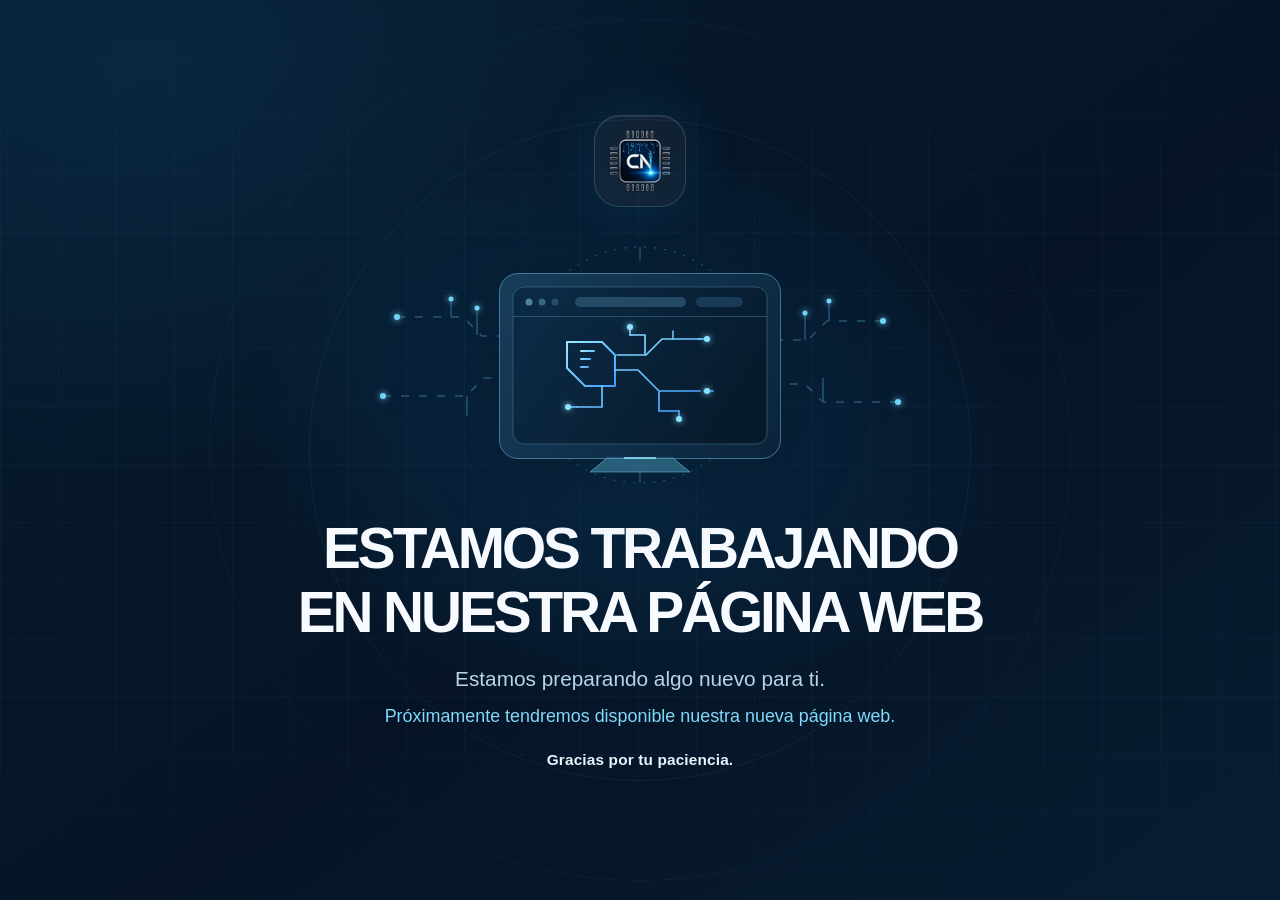
<file: index.html>
<!doctype html>
<html lang="es-CR">
<head>
  <meta charset="utf-8">
  <meta name="viewport" content="width=device-width, initial-scale=1">
  <meta name="theme-color" content="#06182a">
  <meta name="description" content="Estamos trabajando en nuestra nueva página web. Gracias por tu paciencia.">
  <meta property="og:type" content="website">
  <meta property="og:locale" content="es_CR">
  <meta property="og:title" content="Nanotrónica | Estamos trabajando en nuestra página web">
  <meta property="og:description" content="Estamos preparando algo nuevo para ti. Próximamente tendremos disponible nuestra nueva página web.">
  <link rel="icon" href="assets/nanotronica-logo.webp" type="image/webp">
  <title>Nanotrónica | Estamos trabajando en nuestra página web</title>
  <link rel="preload" href="assets/nanotronica-logo.webp" as="image" type="image/webp">
  <link rel="stylesheet" href="maintenance.css">
</head>
<body>
  <main class="page">
    <div class="content">
      <div class="brand">
        <img src="assets/nanotronica-logo.webp" alt="Logotipo de Nanotrónica" width="768" height="768" fetchpriority="high">
      </div>

      <div class="artwork">
        <svg viewBox="0 0 560 250" fill="none" xmlns="http://www.w3.org/2000/svg" aria-hidden="true">
          <defs>
            <linearGradient id="panel" x1="140" y1="30" x2="430" y2="226" gradientUnits="userSpaceOnUse">
              <stop stop-color="#173d5b"/>
              <stop offset="1" stop-color="#0b2339"/>
            </linearGradient>
            <linearGradient id="screen" x1="190" y1="80" x2="370" y2="198" gradientUnits="userSpaceOnUse">
              <stop stop-color="#0b2942"/>
              <stop offset="1" stop-color="#071a2c"/>
            </linearGradient>
            <linearGradient id="glow" x1="0" y1="0" x2="1" y2="1">
              <stop stop-color="#9beaff"/>
              <stop offset="1" stop-color="#3b9eff"/>
            </linearGradient>
            <filter id="soft-glow" x="-100%" y="-100%" width="300%" height="300%">
              <feGaussianBlur stdDeviation="3" result="blur"/>
              <feMerge><feMergeNode in="blur"/><feMergeNode in="SourceGraphic"/></feMerge>
            </filter>
          </defs>

          <g opacity=".65" stroke="#36759a" stroke-width="1.5">
            <path class="trace" d="M37 78h66l19 19h35"/>
            <path class="trace" d="M23 157h83l18-18h33"/>
            <path class="trace" d="M523 82h-56l-19 19h-35"/>
            <path class="trace" d="M538 163h-75l-18-18h-32"/>
            <path d="M91 78v-18M117 96v-27M469 82V62M445 101V74M107 157v20M463 163v-24"/>
          </g>
          <g fill="#71d5fa" filter="url(#soft-glow)">
            <circle class="pulse" cx="37" cy="78" r="3"/>
            <circle class="pulse pulse-delay" cx="23" cy="157" r="3"/>
            <circle class="pulse pulse-delay" cx="523" cy="82" r="3"/>
            <circle class="pulse" cx="538" cy="163" r="3"/>
            <circle cx="91" cy="60" r="2.5"/>
            <circle cx="117" cy="69" r="2.5"/>
            <circle cx="469" cy="62" r="2.5"/>
            <circle cx="445" cy="74" r="2.5"/>
          </g>

          <g class="orbit" opacity=".8" stroke="#2f789f" stroke-width="1">
            <circle cx="280" cy="126" r="118" stroke-dasharray="2 8"/>
            <path d="M280 8v14M398 126h-14M280 244v-14M162 126h14"/>
          </g>

          <rect x="139.5" y="34.5" width="281" height="185" rx="18.5" fill="url(#panel)" stroke="#6cb9dd" stroke-opacity=".55"/>
          <rect x="153" y="48" width="254" height="157" rx="11" fill="url(#screen)" stroke="#4f89ac" stroke-opacity=".45"/>
          <path d="M153.5 77.5h253" stroke="#5b94b5" stroke-opacity=".4"/>
          <circle cx="169" cy="63" r="3.5" fill="#6ba6c5" fill-opacity=".72"/>
          <circle cx="182" cy="63" r="3.5" fill="#6ba6c5" fill-opacity=".48"/>
          <circle cx="195" cy="63" r="3.5" fill="#6ba6c5" fill-opacity=".3"/>
          <rect x="215" y="58" width="111" height="10" rx="5" fill="#244a65"/>
          <rect x="336" y="58" width="47" height="10" rx="5" fill="#193b56"/>

          <g stroke="url(#glow)" stroke-linecap="round" stroke-linejoin="round">
            <path d="M207 103h35l13 13v31h-30l-18-18v-26Z" stroke-width="2"/>
            <path d="M257 116h29l16-16h39M255 131h23l21 21h41M242 147v21h-25M285 116V96h-15M299 152v20h20" stroke-width="1.7"/>
            <path d="M221 112h13M221 120h9M221 128h7" stroke-width="2"/>
            <path d="M313 100v-8M338 100h9M344 152h9M217 168h-9M270 96v-8M319 172v8" stroke-width="1.5"/>
          </g>
          <g fill="#8be4ff" filter="url(#soft-glow)">
            <circle cx="347" cy="100" r="3"/>
            <circle cx="347" cy="152" r="3"/>
            <circle cx="208" cy="168" r="3"/>
            <circle cx="270" cy="88" r="3"/>
            <circle cx="319" cy="180" r="3"/>
          </g>
          <path d="M247 219h66l17 14H230l17-14Z" fill="#367392" fill-opacity=".75" stroke="#73c5e7" stroke-opacity=".5"/>
          <path d="M264 219h32" stroke="#9beaff" stroke-opacity=".75" stroke-width="2"/>
        </svg>
      </div>

      <h1>ESTAMOS TRABAJANDO EN NUESTRA PÁGINA WEB</h1>
      <p class="lead">Estamos preparando algo nuevo para ti.</p>
      <p class="launch">Próximamente tendremos disponible nuestra nueva página web.</p>
      <p class="thanks">Gracias por tu paciencia.</p>
    </div>
  </main>
</body>
</html>
</file>
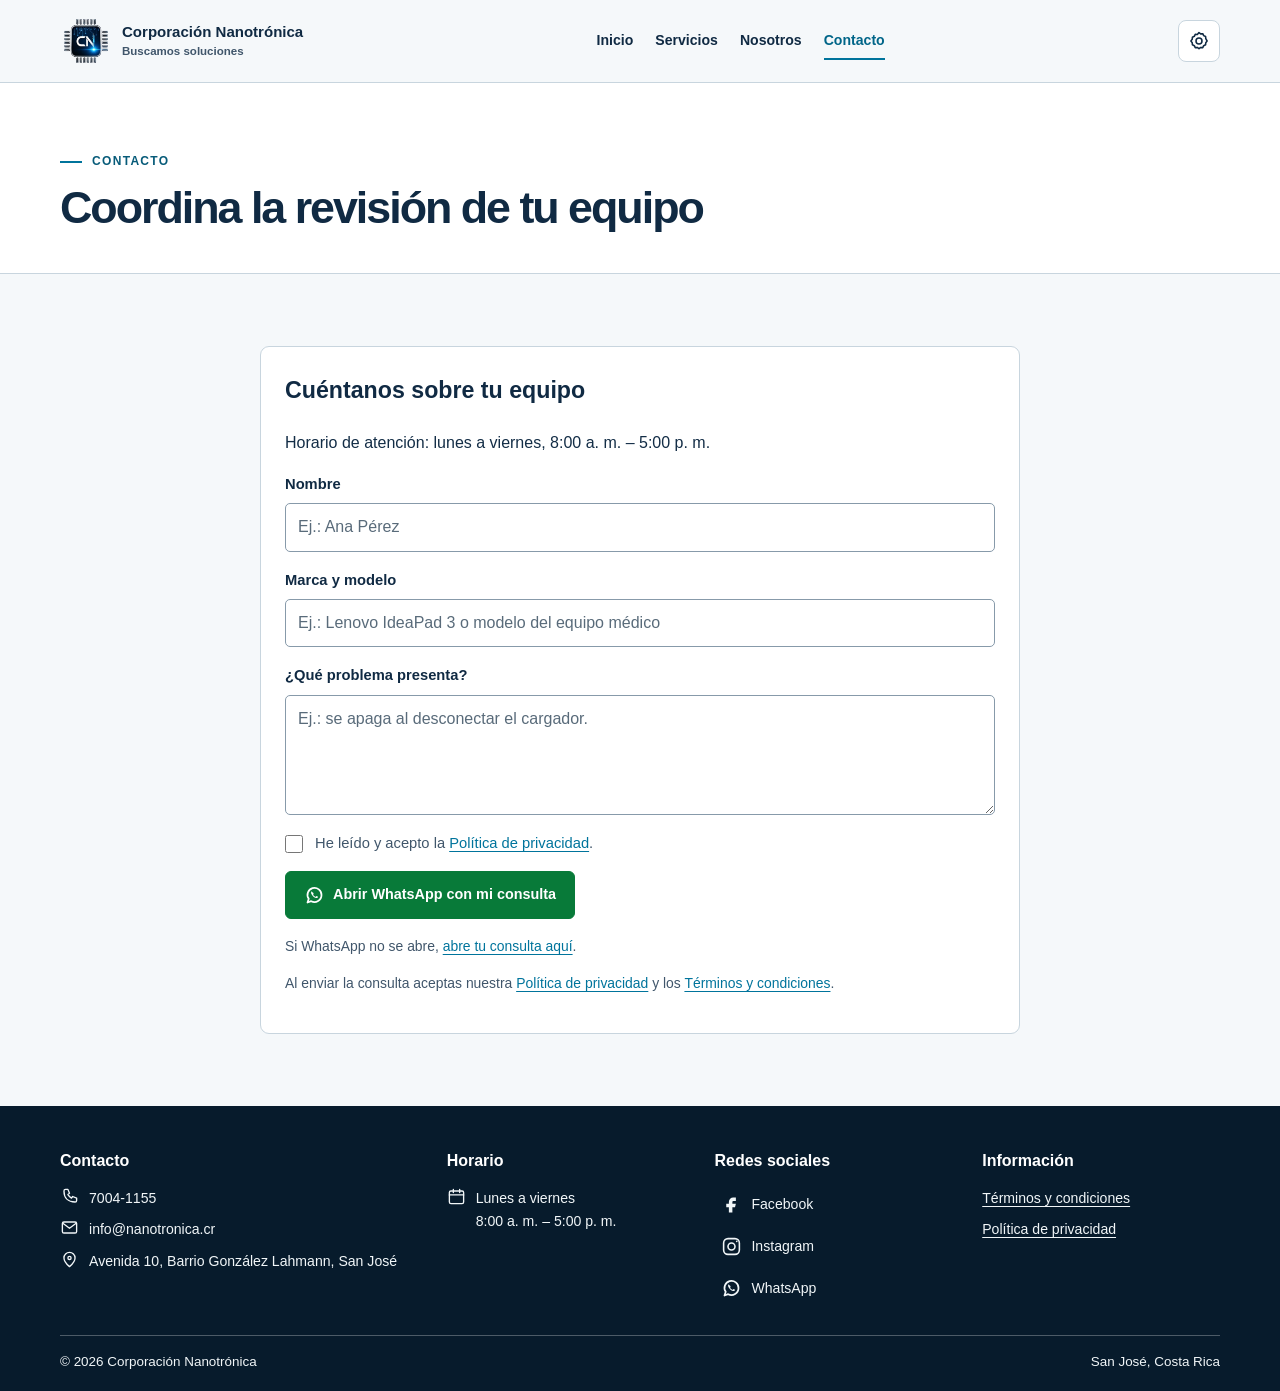
<file: contacto.html>
<!doctype html>
<html lang="es-CR">
<head>
  <meta charset="utf-8"><meta name="viewport" content="width=device-width, initial-scale=1"><meta name="theme-color" content="#F5F8FA">
  <meta name="description" content="Reparación de laptops y computadoras en San José. Coordina la revisión de tu equipo por WhatsApp, teléfono o correo con Corporación Nanotrónica.">
  <meta property="og:type" content="website"><meta property="og:locale" content="es_CR"><meta property="og:title" content="Contacto | Reparación de laptops y computadoras en San José"><meta property="og:description" content="Coordina la revisión de tu equipo con Corporación Nanotrónica."><meta property="og:url" content="contacto.html">
  <link rel="canonical" href="contacto.html"><link rel="icon" href="assets/nanotronica-logo.png" type="image/png">
  <title>Contacto | Reparación de laptops y computadoras en San José | Corporación Nanotrónica</title><link rel="stylesheet" href="styles.css">
  <script type="application/ld+json">{"@context":"https://schema.org","@type":"ComputerRepair","name":"Corporación Nanotrónica","telephone":"+50670041155","email":"info@nanotronica.cr","address":{"@type":"PostalAddress","streetAddress":"Avenida 10, Barrio González Lahmann","addressLocality":"San José","addressCountry":"CR"},"openingHoursSpecification":[{"@type":"OpeningHoursSpecification","dayOfWeek":["Monday","Tuesday","Wednesday","Thursday","Friday"],"opens":"08:00","closes":"17:00"}],"sameAs":["https://www.facebook.com/Nanotronicaavanzada","https://instagram.com/nanotronica_cr/","https://wa.me/50670041155"]}</script><script src="script.js" defer></script>
</head>
<body>
  <header class="site-header"><div class="container nav-shell"><a class="brand" href="index.html" aria-label="Corporación Nanotrónica, inicio"><picture class="brand-picture"><source srcset="assets/nanotronica-logo.webp" type="image/webp"><img class="brand-mark" src="assets/nanotronica-logo.png" alt="" width="768" height="768"></picture><span class="brand-name">Corporación Nanotrónica<span>Buscamos soluciones</span></span></a><button class="menu-toggle" type="button" aria-expanded="false" aria-controls="main-nav">Menú</button><nav class="nav-links" id="main-nav" aria-label="Navegación principal"><a class="nav-link" href="index.html">Inicio</a><a class="nav-link" href="servicios.html">Servicios</a><a class="nav-link" href="nosotros.html">Nosotros</a><a class="nav-link" href="contacto.html" aria-current="page">Contacto</a></nav></div></header>
  <main>
    <section class="page-intro"><div class="container"><span class="eyebrow">Contacto</span><h1>Coordina la revisión de tu equipo</h1></div></section>
    <section class="section"><div class="container contact-layout contact-layout-single">
      <form class="contact-form" id="contact-form">
        <h2>Cuéntanos sobre tu equipo</h2>
        <p class="contact-hours">Horario de atención: lunes a viernes, 8:00 a. m. – 5:00 p. m.</p>
        <div class="field"><label for="name">Nombre</label><input id="name" name="name" type="text" autocomplete="name" placeholder="Ej.: Ana Pérez" required></div>
        <div class="field"><label for="model">Marca y modelo</label><input id="model" name="model" type="text" placeholder="Ej.: Lenovo IdeaPad 3 o modelo del equipo médico"></div>
        <div class="field"><label for="message">¿Qué problema presenta?</label><textarea id="message" name="message" placeholder="Ej.: se apaga al desconectar el cargador." required></textarea></div>
        <div class="field consent-field"><input id="privacy-consent" name="privacy" type="checkbox" required><label for="privacy-consent">He leído y acepto la <a href="privacidad.html">Política de privacidad</a>.</label></div>
        <button class="button button-whatsapp" type="submit">Abrir WhatsApp con mi consulta</button>
        <p class="form-status" role="status" aria-live="polite"></p>
        <p class="fallback-link">Si WhatsApp no se abre, <a id="whatsapp-fallback" href="https://wa.me/50670041155" target="_blank" rel="noopener noreferrer">abre tu consulta aquí</a>.</p>
        <p class="form-legal">Al enviar la consulta aceptas nuestra <a href="privacidad.html">Política de privacidad</a> y los <a href="terminos.html">Términos y condiciones</a>.</p>
      </form>
    </div></section>
  </main>
  <footer class="site-footer"><div class="container"><div class="footer-main"><section class="footer-group"><h2>Contacto</h2><a class="footer-contact-link" href="tel:+50670041155"><svg class="footer-icon" viewBox="0 0 24 24" aria-hidden="true"><path d="M7 3h3l2 5-2 1.5a15 15 0 0 0 4.5 4.5L16 12l5 2v3c0 1.1-.9 2-2 2C10.2 19 5 13.8 5 5c0-1.1.9-2 2-2Z"/></svg>7004-1155</a><a class="footer-contact-link" href="mailto:info@nanotronica.cr"><svg class="footer-icon" viewBox="0 0 24 24" aria-hidden="true"><rect x="3" y="5" width="18" height="14" rx="2"/><path d="m4 7 8 6 8-6"/></svg>info@nanotronica.cr</a><a class="footer-contact-link" href="https://maps.app.goo.gl/BbS4aSE5pjkv4Bi78" target="_blank" rel="noopener noreferrer"><svg class="footer-icon" viewBox="0 0 24 24" aria-hidden="true"><path d="M19 10c0 5-7 11-7 11S5 15 5 10a7 7 0 1 1 14 0Z"/><circle cx="12" cy="10" r="2"/></svg>Avenida 10, Barrio González Lahmann, San José</a></section><section class="footer-group"><h2>Horario</h2><p class="footer-contact-link"><svg class="footer-icon" viewBox="0 0 24 24" aria-hidden="true"><rect x="3" y="5" width="18" height="16" rx="2"/><path d="M16 3v4M8 3v4M3 10h18"/></svg><span>Lunes a viernes<br>8:00 a. m. – 5:00 p. m.</span></p></section><section class="footer-group footer-socials"><h2>Redes sociales</h2><a class="social-link social-facebook" href="https://www.facebook.com/Nanotronicaavanzada" target="_blank" rel="noopener noreferrer"><svg class="social-icon" viewBox="0 0 24 24" aria-hidden="true"><path d="M14 8h3V4h-3a5 5 0 0 0-5 5v2H6v4h3v6h4v-6h3l1-4h-4V9a1 1 0 0 1 1-1Z"/></svg>Facebook</a><a class="social-link social-instagram" href="https://instagram.com/nanotronica_cr/" target="_blank" rel="noopener noreferrer"><svg class="social-icon" viewBox="0 0 24 24" aria-hidden="true"><rect x="3" y="3" width="18" height="18" rx="5"/><circle cx="12" cy="12" r="4"/><circle class="social-icon-dot" cx="18" cy="6" r="1"/></svg>Instagram</a><a class="social-link social-whatsapp" href="https://wa.me/50670041155" target="_blank" rel="noopener noreferrer"><svg class="social-icon" viewBox="0 0 24 24" aria-hidden="true"><path d="M20 11.5a8 8 0 0 1-11.8 7L4 20l1.5-4.2A8 8 0 1 1 20 11.5Z"/><path d="M9 8.5c.5 2.5 2 4 4.5 5l1-1 2 1c-.5 2-2 2.5-4 2-3-.8-5.3-3.1-6-6-.4-1.6 0-3.2 2-3.5l1 2Z"/></svg>WhatsApp</a></section><section class="footer-group"><h2>Información</h2><a href="terminos.html">Términos y condiciones</a><a href="privacidad.html">Política de privacidad</a></section></div><div class="footer-bottom"><span>© <span class="current-year"></span> Corporación Nanotrónica</span><span>San José, Costa Rica</span></div></div></footer>
  <a class="floating-whatsapp" href="https://wa.me/50670041155" aria-label="Escribir por WhatsApp" target="_blank" rel="noopener noreferrer">WhatsApp</a>
</body></html>
</file>
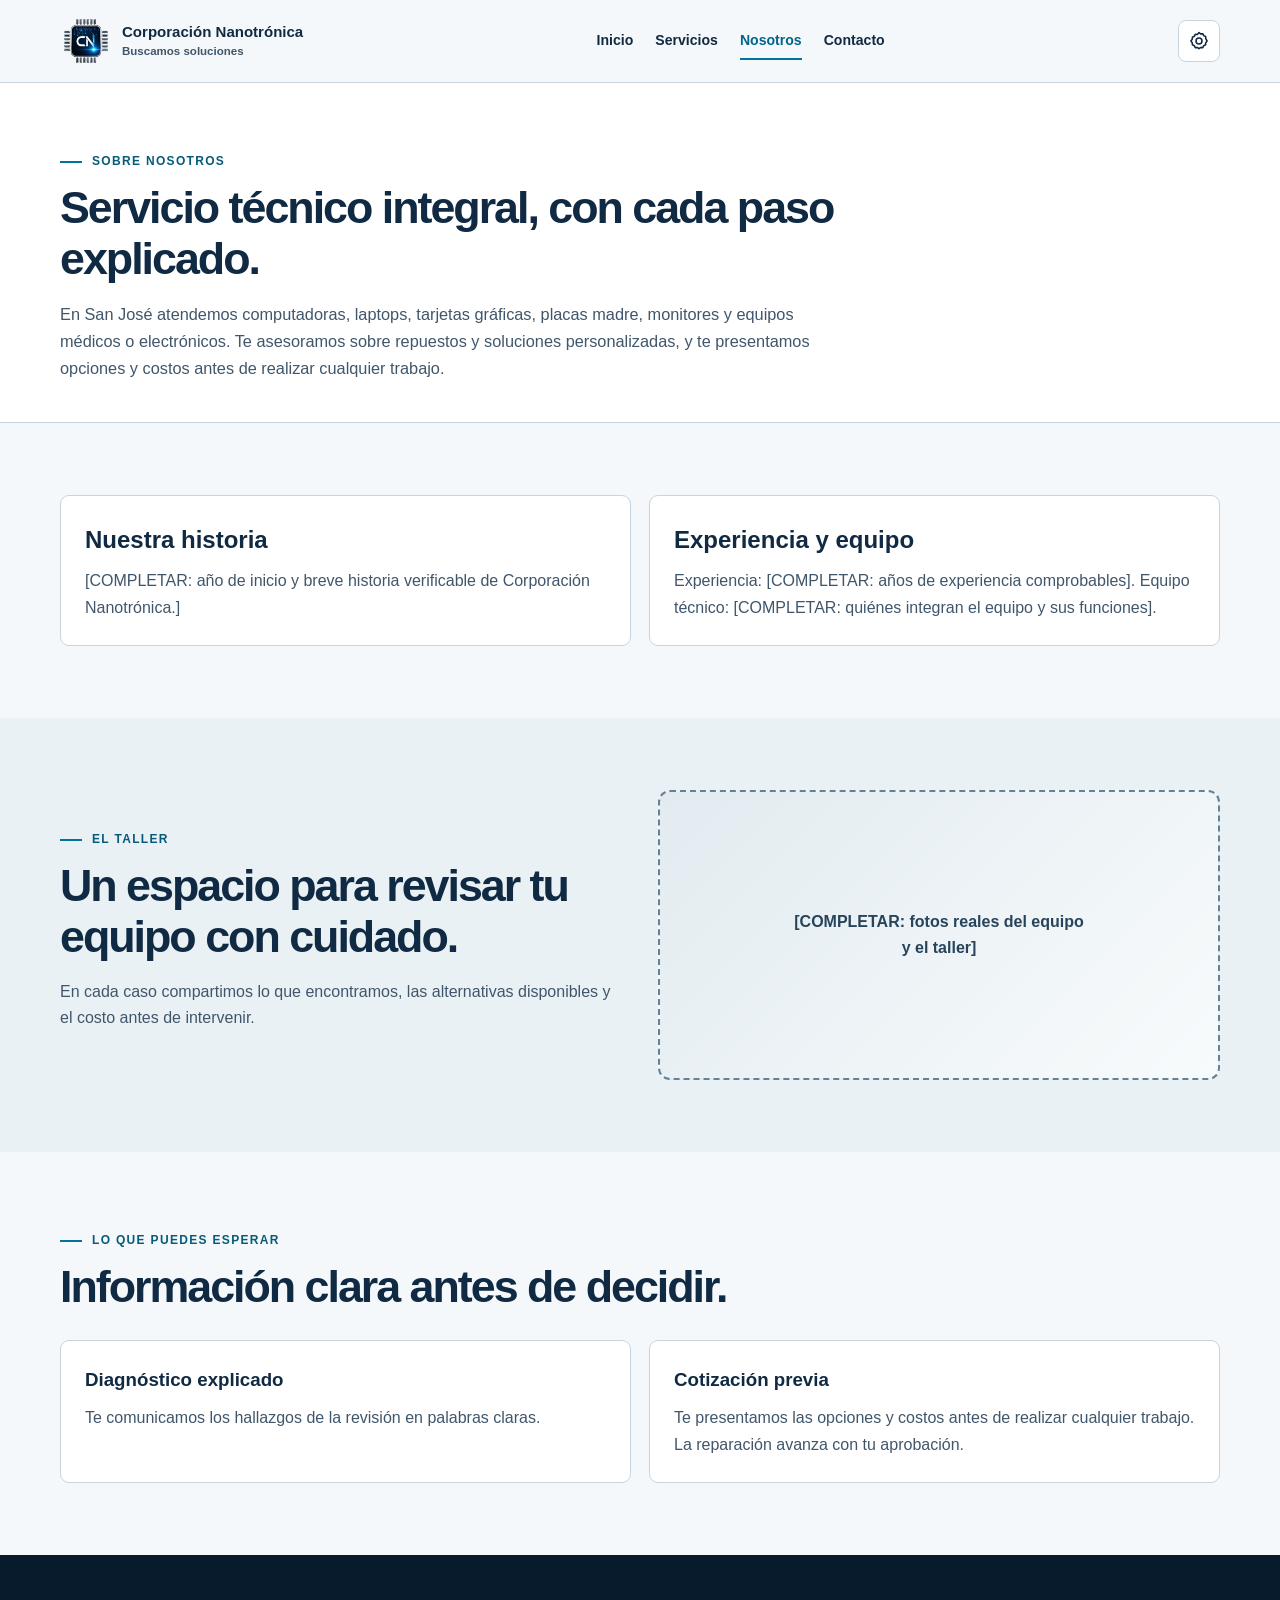
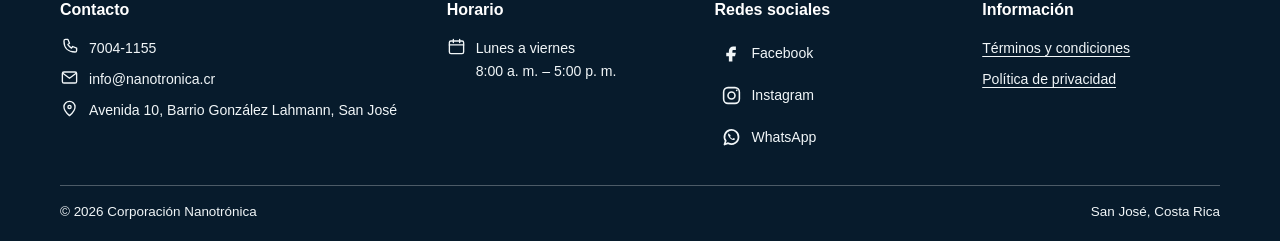
<file: nosotros.html>
<!doctype html>
<html lang="es-CR">
<head>
  <meta charset="utf-8"><meta name="viewport" content="width=device-width, initial-scale=1"><meta name="theme-color" content="#F5F8FA">
  <meta name="description" content="Reparación de laptops y computadoras en San José con atención cercana, diagnóstico explicado y cotización previa. Conoce a Corporación Nanotrónica.">
  <meta property="og:type" content="website"><meta property="og:locale" content="es_CR"><meta property="og:title" content="Nosotros | Reparación de laptops y computadoras en San José"><meta property="og:description" content="Conoce cómo trabajamos en Corporación Nanotrónica."><meta property="og:url" content="nosotros.html">
  <link rel="canonical" href="nosotros.html"><link rel="icon" href="assets/nanotronica-logo.png" type="image/png">
  <title>Nosotros | Reparación de laptops y computadoras en San José | Corporación Nanotrónica</title><link rel="stylesheet" href="styles.css">
  <script type="application/ld+json">{"@context":"https://schema.org","@type":"ComputerRepair","name":"Corporación Nanotrónica","telephone":"+50670041155","email":"info@nanotronica.cr","address":{"@type":"PostalAddress","streetAddress":"Avenida 10, Barrio González Lahmann","addressLocality":"San José","addressCountry":"CR"},"openingHoursSpecification":[{"@type":"OpeningHoursSpecification","dayOfWeek":["Monday","Tuesday","Wednesday","Thursday","Friday"],"opens":"08:00","closes":"17:00"}],"sameAs":["https://www.facebook.com/Nanotronicaavanzada","https://instagram.com/nanotronica_cr/","https://wa.me/50670041155"]}</script><script src="script.js" defer></script>
</head>
<body>
  <header class="site-header"><div class="container nav-shell"><a class="brand" href="index.html" aria-label="Corporación Nanotrónica, inicio"><picture class="brand-picture"><source srcset="assets/nanotronica-logo.webp" type="image/webp"><img class="brand-mark" src="assets/nanotronica-logo.png" alt="" width="768" height="768"></picture><span class="brand-name">Corporación Nanotrónica<span>Buscamos soluciones</span></span></a><button class="menu-toggle" type="button" aria-expanded="false" aria-controls="main-nav">Menú</button><nav class="nav-links" id="main-nav" aria-label="Navegación principal"><a class="nav-link" href="index.html">Inicio</a><a class="nav-link" href="servicios.html">Servicios</a><a class="nav-link" href="nosotros.html" aria-current="page">Nosotros</a><a class="nav-link" href="contacto.html">Contacto</a></nav></div></header>
  <main>
    <section class="page-intro"><div class="container"><span class="eyebrow">Sobre nosotros</span><h1>Servicio técnico integral, con cada paso explicado.</h1><p>En San José atendemos computadoras, laptops, tarjetas gráficas, placas madre, monitores y equipos médicos o electrónicos. Te asesoramos sobre repuestos y soluciones personalizadas, y te presentamos opciones y costos antes de realizar cualquier trabajo.</p></div></section>
    <section class="section"><div class="container about-grid">
      <article class="info-panel about-card"><h2>Nuestra historia</h2><p>[COMPLETAR: año de inicio y breve historia verificable de Corporación Nanotrónica.]</p></article>
      <article class="info-panel about-card"><h2>Experiencia y equipo</h2><p>Experiencia: [COMPLETAR: años de experiencia comprobables]. Equipo técnico: [COMPLETAR: quiénes integran el equipo y sus funciones].</p></article>
    </div></section>
    <section class="section section-tint"><div class="container about-photo-grid"><div><span class="eyebrow">El taller</span><h2>Un espacio para revisar tu equipo con cuidado.</h2><p>En cada caso compartimos lo que encontramos, las alternativas disponibles y el costo antes de intervenir.</p></div><div class="placeholder-photo about-photo" role="img" aria-label="Espacio reservado para fotografías reales del equipo y del taller"><span>[COMPLETAR: fotos reales del equipo y el taller]</span></div></div></section>
    <section class="section"><div class="container"><div class="section-heading"><div><span class="eyebrow">Lo que puedes esperar</span><h2>Información clara antes de decidir.</h2></div></div><div class="about-grid"><article class="info-panel"><h3>Diagnóstico explicado</h3><p>Te comunicamos los hallazgos de la revisión en palabras claras.</p></article><article class="info-panel"><h3>Cotización previa</h3><p>Te presentamos las opciones y costos antes de realizar cualquier trabajo. La reparación avanza con tu aprobación.</p></article></div></div></section>
  </main>
  <footer class="site-footer"><div class="container"><div class="footer-main"><section class="footer-group"><h2>Contacto</h2><a class="footer-contact-link" href="tel:+50670041155"><svg class="footer-icon" viewBox="0 0 24 24" aria-hidden="true"><path d="M7 3h3l2 5-2 1.5a15 15 0 0 0 4.5 4.5L16 12l5 2v3c0 1.1-.9 2-2 2C10.2 19 5 13.8 5 5c0-1.1.9-2 2-2Z"/></svg>7004-1155</a><a class="footer-contact-link" href="mailto:info@nanotronica.cr"><svg class="footer-icon" viewBox="0 0 24 24" aria-hidden="true"><rect x="3" y="5" width="18" height="14" rx="2"/><path d="m4 7 8 6 8-6"/></svg>info@nanotronica.cr</a><a class="footer-contact-link" href="https://maps.app.goo.gl/BbS4aSE5pjkv4Bi78" target="_blank" rel="noopener noreferrer"><svg class="footer-icon" viewBox="0 0 24 24" aria-hidden="true"><path d="M19 10c0 5-7 11-7 11S5 15 5 10a7 7 0 1 1 14 0Z"/><circle cx="12" cy="10" r="2"/></svg>Avenida 10, Barrio González Lahmann, San José</a></section><section class="footer-group"><h2>Horario</h2><p class="footer-contact-link"><svg class="footer-icon" viewBox="0 0 24 24" aria-hidden="true"><rect x="3" y="5" width="18" height="16" rx="2"/><path d="M16 3v4M8 3v4M3 10h18"/></svg><span>Lunes a viernes<br>8:00 a. m. – 5:00 p. m.</span></p></section><section class="footer-group footer-socials"><h2>Redes sociales</h2><a class="social-link social-facebook" href="https://www.facebook.com/Nanotronicaavanzada" target="_blank" rel="noopener noreferrer"><svg class="social-icon" viewBox="0 0 24 24" aria-hidden="true"><path d="M14 8h3V4h-3a5 5 0 0 0-5 5v2H6v4h3v6h4v-6h3l1-4h-4V9a1 1 0 0 1 1-1Z"/></svg>Facebook</a><a class="social-link social-instagram" href="https://instagram.com/nanotronica_cr/" target="_blank" rel="noopener noreferrer"><svg class="social-icon" viewBox="0 0 24 24" aria-hidden="true"><rect x="3" y="3" width="18" height="18" rx="5"/><circle cx="12" cy="12" r="4"/><circle class="social-icon-dot" cx="18" cy="6" r="1"/></svg>Instagram</a><a class="social-link social-whatsapp" href="https://wa.me/50670041155" target="_blank" rel="noopener noreferrer"><svg class="social-icon" viewBox="0 0 24 24" aria-hidden="true"><path d="M20 11.5a8 8 0 0 1-11.8 7L4 20l1.5-4.2A8 8 0 1 1 20 11.5Z"/><path d="M9 8.5c.5 2.5 2 4 4.5 5l1-1 2 1c-.5 2-2 2.5-4 2-3-.8-5.3-3.1-6-6-.4-1.6 0-3.2 2-3.5l1 2Z"/></svg>WhatsApp</a></section><section class="footer-group"><h2>Información</h2><a href="terminos.html">Términos y condiciones</a><a href="privacidad.html">Política de privacidad</a></section></div><div class="footer-bottom"><span>© <span class="current-year"></span> Corporación Nanotrónica</span><span>San José, Costa Rica</span></div></div></footer>
  <a class="floating-whatsapp" href="https://wa.me/50670041155" aria-label="Escribir por WhatsApp" target="_blank" rel="noopener noreferrer">WhatsApp</a>
</body></html>
</file>
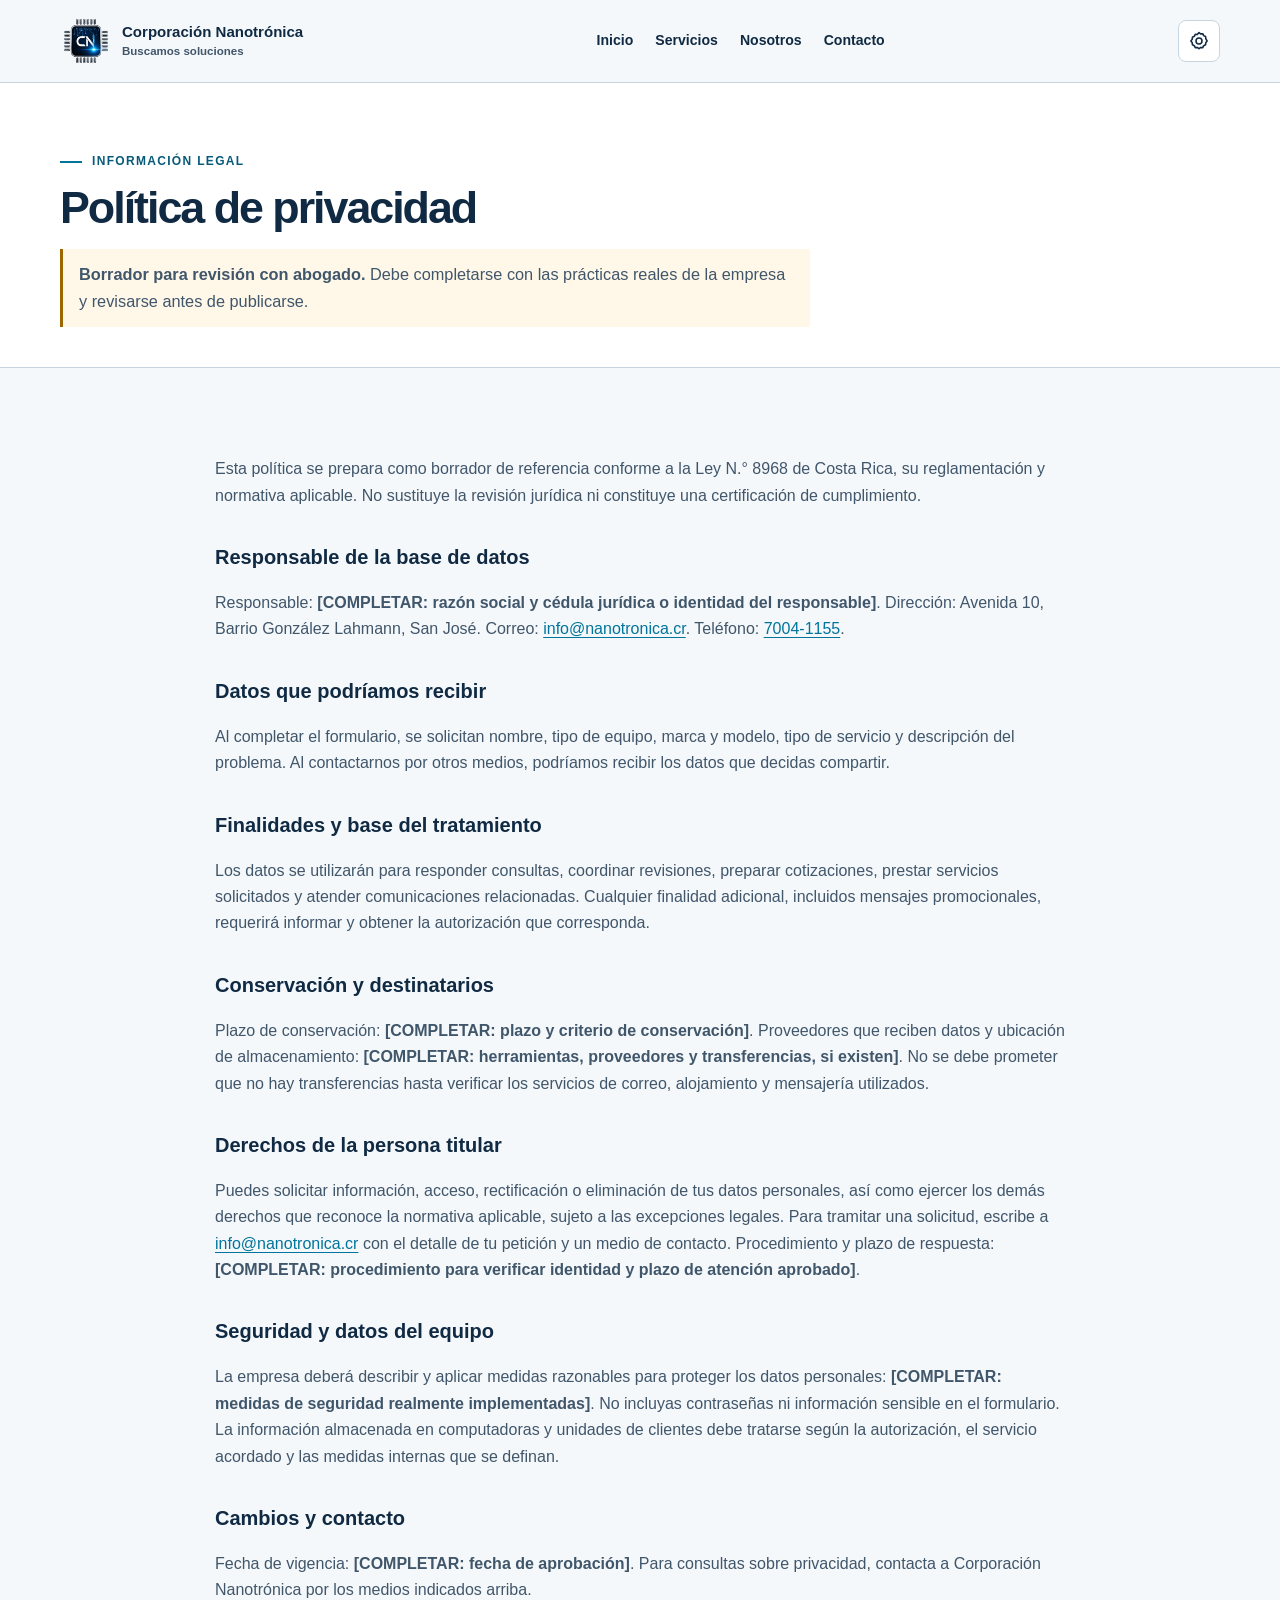
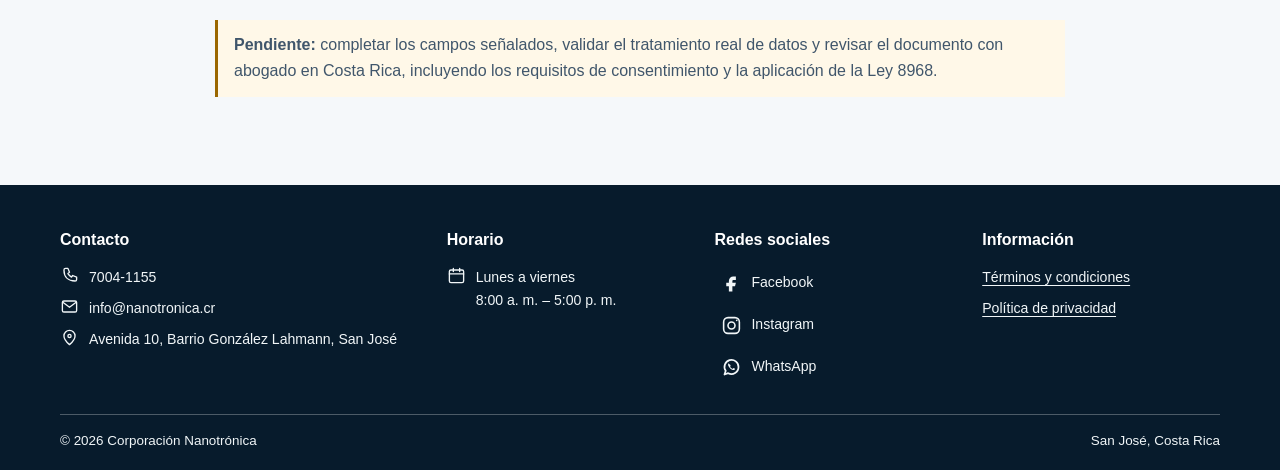
<file: privacidad.html>
<!doctype html>
<html lang="es-CR">
<head>
  <meta charset="utf-8"><meta name="viewport" content="width=device-width, initial-scale=1"><meta name="theme-color" content="#F5F8FA">
  <meta name="description" content="Borrador de política de privacidad de Corporación Nanotrónica para consultas de reparación de laptops y computadoras en San José.">
  <meta property="og:type" content="website"><meta property="og:locale" content="es_CR"><meta property="og:title" content="Política de privacidad | Corporación Nanotrónica"><meta property="og:description" content="Información sobre el tratamiento de datos personales en Corporación Nanotrónica."><meta property="og:url" content="privacidad.html">
  <link rel="canonical" href="privacidad.html"><link rel="icon" href="assets/nanotronica-logo.png" type="image/png"><title>Política de privacidad | Reparación de laptops y computadoras en San José</title><link rel="stylesheet" href="styles.css">
  <script type="application/ld+json">{"@context":"https://schema.org","@type":"ComputerRepair","name":"Corporación Nanotrónica","telephone":"+50670041155","email":"info@nanotronica.cr","address":{"@type":"PostalAddress","streetAddress":"Avenida 10, Barrio González Lahmann","addressLocality":"San José","addressCountry":"CR"},"openingHoursSpecification":[{"@type":"OpeningHoursSpecification","dayOfWeek":["Monday","Tuesday","Wednesday","Thursday","Friday"],"opens":"08:00","closes":"17:00"}],"sameAs":["https://www.facebook.com/Nanotronicaavanzada","https://instagram.com/nanotronica_cr/","https://wa.me/50670041155"]}</script><script src="script.js" defer></script>
</head>
<body>
  <header class="site-header"><div class="container nav-shell"><a class="brand" href="index.html" aria-label="Corporación Nanotrónica, inicio"><picture class="brand-picture"><source srcset="assets/nanotronica-logo.webp" type="image/webp"><img class="brand-mark" src="assets/nanotronica-logo.png" alt="" width="768" height="768"></picture><span class="brand-name">Corporación Nanotrónica<span>Buscamos soluciones</span></span></a><button class="menu-toggle" type="button" aria-expanded="false" aria-controls="main-nav">Menú</button><nav class="nav-links" id="main-nav" aria-label="Navegación principal"><a class="nav-link" href="index.html">Inicio</a><a class="nav-link" href="servicios.html">Servicios</a><a class="nav-link" href="nosotros.html">Nosotros</a><a class="nav-link" href="contacto.html">Contacto</a></nav></div></header>
  <main><section class="page-intro"><div class="container"><span class="eyebrow">Información legal</span><h1>Política de privacidad</h1><p class="legal-warning"><strong>Borrador para revisión con abogado.</strong> Debe completarse con las prácticas reales de la empresa y revisarse antes de publicarse.</p></div></section>
    <section class="section"><div class="container legal-content">
      <p>Esta política se prepara como borrador de referencia conforme a la Ley N.° 8968 de Costa Rica, su reglamentación y normativa aplicable. No sustituye la revisión jurídica ni constituye una certificación de cumplimiento.</p>
      <h2>Responsable de la base de datos</h2><p>Responsable: <strong>[COMPLETAR: razón social y cédula jurídica o identidad del responsable]</strong>. Dirección: Avenida 10, Barrio González Lahmann, San José. Correo: <a href="mailto:info@nanotronica.cr">info@nanotronica.cr</a>. Teléfono: <a href="tel:+50670041155">7004-1155</a>.</p>
      <h2>Datos que podríamos recibir</h2><p>Al completar el formulario, se solicitan nombre, tipo de equipo, marca y modelo, tipo de servicio y descripción del problema. Al contactarnos por otros medios, podríamos recibir los datos que decidas compartir.</p>
      <h2>Finalidades y base del tratamiento</h2><p>Los datos se utilizarán para responder consultas, coordinar revisiones, preparar cotizaciones, prestar servicios solicitados y atender comunicaciones relacionadas. Cualquier finalidad adicional, incluidos mensajes promocionales, requerirá informar y obtener la autorización que corresponda.</p>
      <h2>Conservación y destinatarios</h2><p>Plazo de conservación: <strong>[COMPLETAR: plazo y criterio de conservación]</strong>. Proveedores que reciben datos y ubicación de almacenamiento: <strong>[COMPLETAR: herramientas, proveedores y transferencias, si existen]</strong>. No se debe prometer que no hay transferencias hasta verificar los servicios de correo, alojamiento y mensajería utilizados.</p>
      <h2>Derechos de la persona titular</h2><p>Puedes solicitar información, acceso, rectificación o eliminación de tus datos personales, así como ejercer los demás derechos que reconoce la normativa aplicable, sujeto a las excepciones legales. Para tramitar una solicitud, escribe a <a href="mailto:info@nanotronica.cr">info@nanotronica.cr</a> con el detalle de tu petición y un medio de contacto. Procedimiento y plazo de respuesta: <strong>[COMPLETAR: procedimiento para verificar identidad y plazo de atención aprobado]</strong>.</p>
      <h2>Seguridad y datos del equipo</h2><p>La empresa deberá describir y aplicar medidas razonables para proteger los datos personales: <strong>[COMPLETAR: medidas de seguridad realmente implementadas]</strong>. No incluyas contraseñas ni información sensible en el formulario. La información almacenada en computadoras y unidades de clientes debe tratarse según la autorización, el servicio acordado y las medidas internas que se definan.</p>
      <h2>Cambios y contacto</h2><p>Fecha de vigencia: <strong>[COMPLETAR: fecha de aprobación]</strong>. Para consultas sobre privacidad, contacta a Corporación Nanotrónica por los medios indicados arriba.</p>
      <p class="legal-warning"><strong>Pendiente:</strong> completar los campos señalados, validar el tratamiento real de datos y revisar el documento con abogado en Costa Rica, incluyendo los requisitos de consentimiento y la aplicación de la Ley 8968.</p>
    </div></section>
  </main>
  <footer class="site-footer"><div class="container"><div class="footer-main"><section class="footer-group"><h2>Contacto</h2><a class="footer-contact-link" href="tel:+50670041155"><svg class="footer-icon" viewBox="0 0 24 24" aria-hidden="true"><path d="M7 3h3l2 5-2 1.5a15 15 0 0 0 4.5 4.5L16 12l5 2v3c0 1.1-.9 2-2 2C10.2 19 5 13.8 5 5c0-1.1.9-2 2-2Z"/></svg>7004-1155</a><a class="footer-contact-link" href="mailto:info@nanotronica.cr"><svg class="footer-icon" viewBox="0 0 24 24" aria-hidden="true"><rect x="3" y="5" width="18" height="14" rx="2"/><path d="m4 7 8 6 8-6"/></svg>info@nanotronica.cr</a><a class="footer-contact-link" href="https://maps.app.goo.gl/BbS4aSE5pjkv4Bi78" target="_blank" rel="noopener noreferrer"><svg class="footer-icon" viewBox="0 0 24 24" aria-hidden="true"><path d="M19 10c0 5-7 11-7 11S5 15 5 10a7 7 0 1 1 14 0Z"/><circle cx="12" cy="10" r="2"/></svg>Avenida 10, Barrio González Lahmann, San José</a></section><section class="footer-group"><h2>Horario</h2><p class="footer-contact-link"><svg class="footer-icon" viewBox="0 0 24 24" aria-hidden="true"><rect x="3" y="5" width="18" height="16" rx="2"/><path d="M16 3v4M8 3v4M3 10h18"/></svg><span>Lunes a viernes<br>8:00 a. m. – 5:00 p. m.</span></p></section><section class="footer-group footer-socials"><h2>Redes sociales</h2><a class="social-link social-facebook" href="https://www.facebook.com/Nanotronicaavanzada" target="_blank" rel="noopener noreferrer"><svg class="social-icon" viewBox="0 0 24 24" aria-hidden="true"><path d="M14 8h3V4h-3a5 5 0 0 0-5 5v2H6v4h3v6h4v-6h3l1-4h-4V9a1 1 0 0 1 1-1Z"/></svg>Facebook</a><a class="social-link social-instagram" href="https://instagram.com/nanotronica_cr/" target="_blank" rel="noopener noreferrer"><svg class="social-icon" viewBox="0 0 24 24" aria-hidden="true"><rect x="3" y="3" width="18" height="18" rx="5"/><circle cx="12" cy="12" r="4"/><circle class="social-icon-dot" cx="18" cy="6" r="1"/></svg>Instagram</a><a class="social-link social-whatsapp" href="https://wa.me/50670041155" target="_blank" rel="noopener noreferrer"><svg class="social-icon" viewBox="0 0 24 24" aria-hidden="true"><path d="M20 11.5a8 8 0 0 1-11.8 7L4 20l1.5-4.2A8 8 0 1 1 20 11.5Z"/><path d="M9 8.5c.5 2.5 2 4 4.5 5l1-1 2 1c-.5 2-2 2.5-4 2-3-.8-5.3-3.1-6-6-.4-1.6 0-3.2 2-3.5l1 2Z"/></svg>WhatsApp</a></section><section class="footer-group"><h2>Información</h2><a href="terminos.html">Términos y condiciones</a><a href="privacidad.html">Política de privacidad</a></section></div><div class="footer-bottom"><span>© <span class="current-year"></span> Corporación Nanotrónica</span><span>San José, Costa Rica</span></div></div></footer><a class="floating-whatsapp" href="https://wa.me/50670041155" aria-label="Escribir por WhatsApp" target="_blank" rel="noopener noreferrer">WhatsApp</a>
</body></html>
</file>
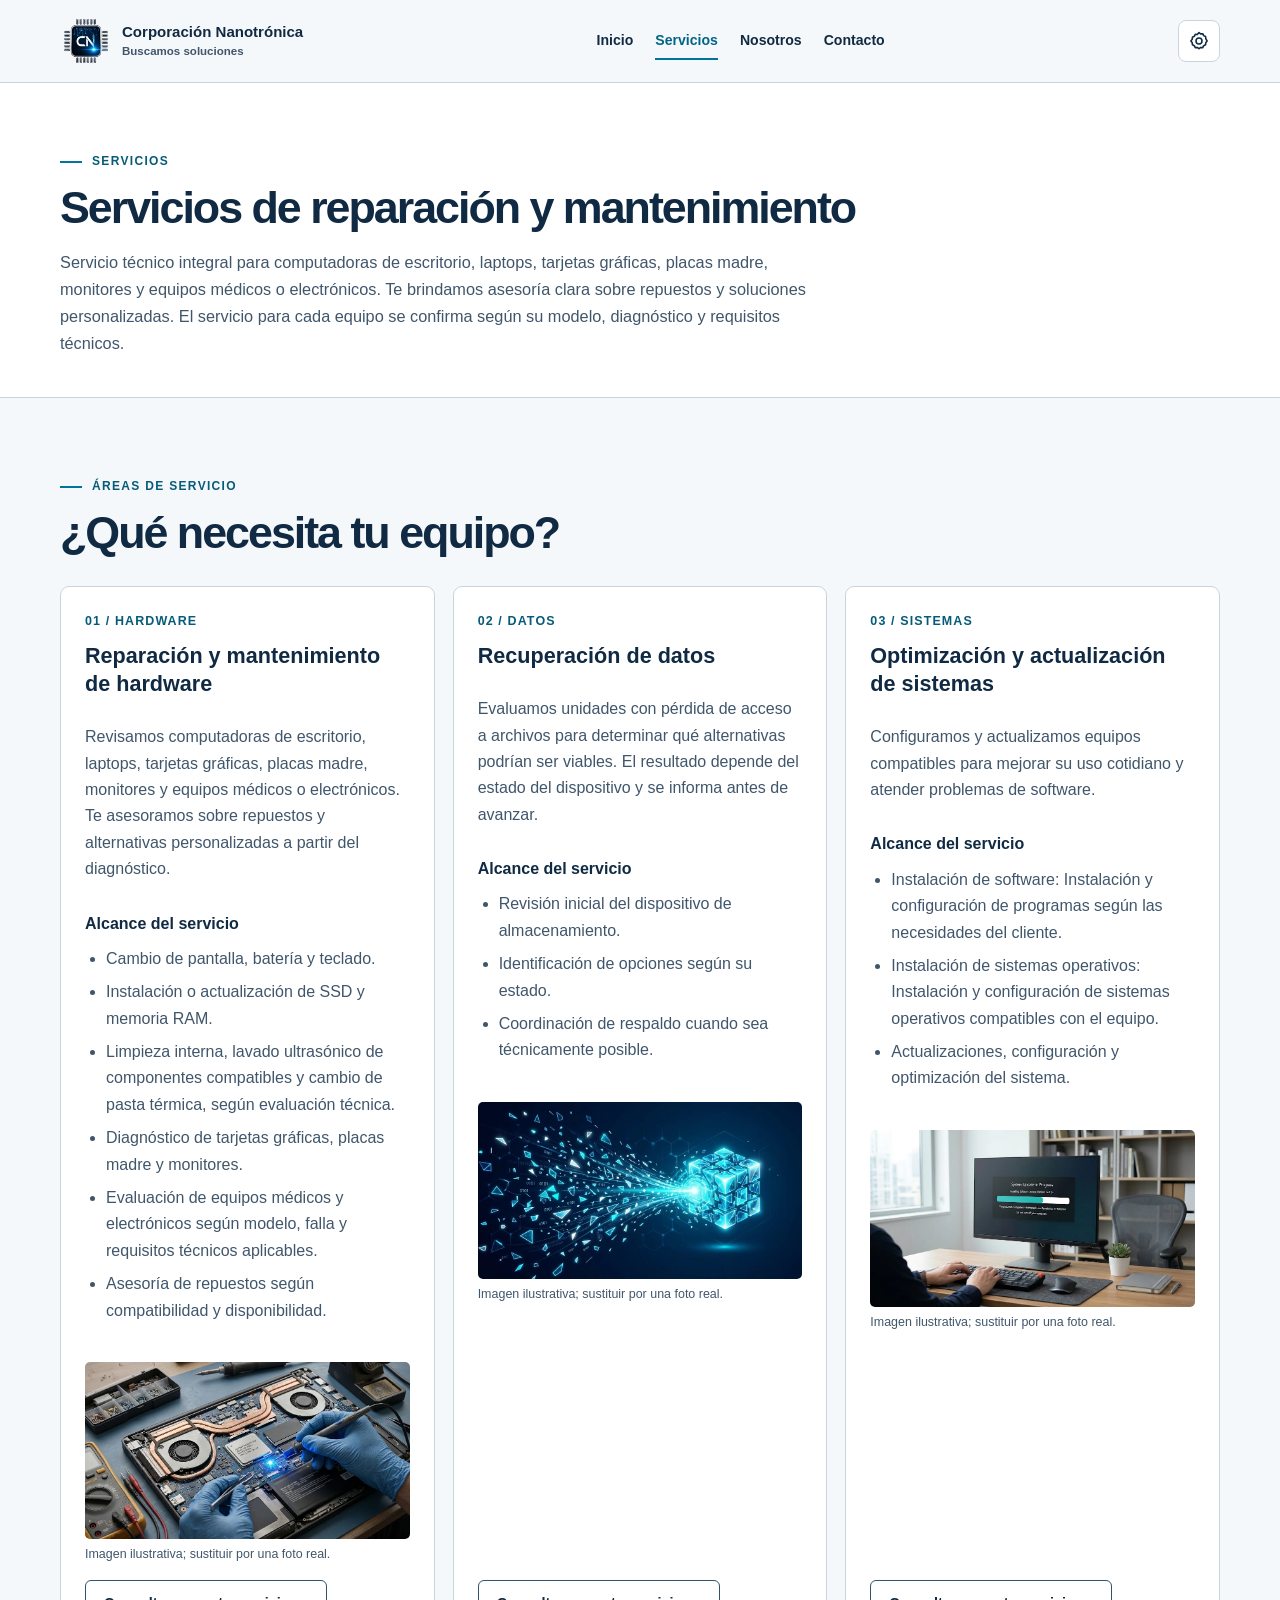
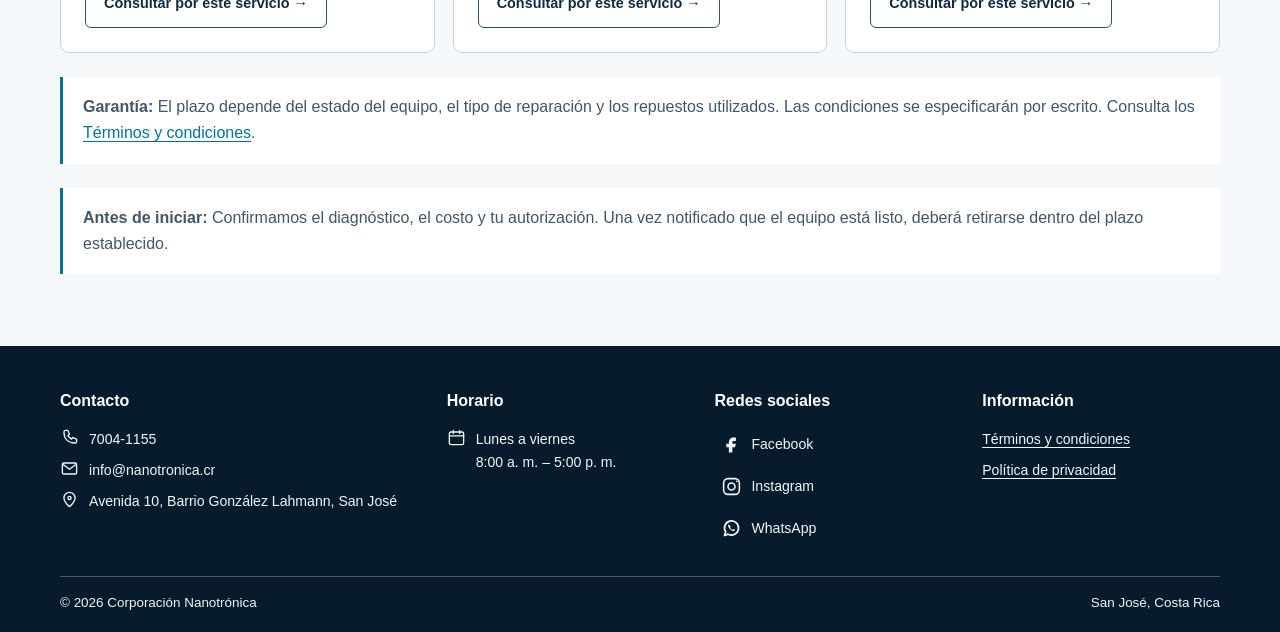
<file: servicios.html>
<!doctype html>
<html lang="es-CR">
<head>
  <meta charset="utf-8"><meta name="viewport" content="width=device-width, initial-scale=1"><meta name="theme-color" content="#F5F8FA">
  <meta name="description" content="Reparación de laptops y computadoras en San José, tarjetas gráficas, placas madre, monitores y equipos médicos o electrónicos, con asesoría en repuestos.">
  <meta property="og:type" content="website"><meta property="og:locale" content="es_CR"><meta property="og:title" content="Servicios de reparación de laptops y computadoras en San José | Corporación Nanotrónica"><meta property="og:description" content="Reparación, mantenimiento, optimización, asesoría en repuestos y soluciones personalizadas según diagnóstico."><meta property="og:url" content="servicios.html">
  <link rel="canonical" href="servicios.html"><link rel="icon" href="assets/nanotronica-logo.png" type="image/png">
  <title>Servicios de reparación de laptops y computadoras en San José | Corporación Nanotrónica</title><link rel="stylesheet" href="styles.css">
  <script type="application/ld+json">{"@context":"https://schema.org","@type":"ComputerRepair","name":"Corporación Nanotrónica","telephone":"+50670041155","email":"info@nanotronica.cr","address":{"@type":"PostalAddress","streetAddress":"Avenida 10, Barrio González Lahmann","addressLocality":"San José","addressCountry":"CR"},"openingHoursSpecification":[{"@type":"OpeningHoursSpecification","dayOfWeek":["Monday","Tuesday","Wednesday","Thursday","Friday"],"opens":"08:00","closes":"17:00"}],"sameAs":["https://www.facebook.com/Nanotronicaavanzada","https://instagram.com/nanotronica_cr/","https://wa.me/50670041155"]}</script>
  <script src="script.js" defer></script>
</head>
<body>
  <header class="site-header"><div class="container nav-shell"><a class="brand" href="index.html" aria-label="Corporación Nanotrónica, inicio"><picture class="brand-picture"><source srcset="assets/nanotronica-logo.webp" type="image/webp"><img class="brand-mark" src="assets/nanotronica-logo.png" alt="" width="768" height="768"></picture><span class="brand-name">Corporación Nanotrónica<span>Buscamos soluciones</span></span></a><button class="menu-toggle" type="button" aria-expanded="false" aria-controls="main-nav">Menú</button><nav class="nav-links" id="main-nav" aria-label="Navegación principal"><a class="nav-link" href="index.html">Inicio</a><a class="nav-link" href="servicios.html" aria-current="page">Servicios</a><a class="nav-link" href="nosotros.html">Nosotros</a><a class="nav-link" href="contacto.html">Contacto</a></nav></div></header>
  <main>
    <section class="page-intro"><div class="container"><span class="eyebrow">Servicios</span><h1>Servicios de reparación y mantenimiento</h1><p>Servicio técnico integral para computadoras de escritorio, laptops, tarjetas gráficas, placas madre, monitores y equipos médicos o electrónicos. Te brindamos asesoría clara sobre repuestos y soluciones personalizadas. El servicio para cada equipo se confirma según su modelo, diagnóstico y requisitos técnicos.</p></div></section>
    <section class="section"><div class="container"><div class="section-heading"><div><span class="eyebrow">Áreas de servicio</span><h2>¿Qué necesita tu equipo?</h2></div></div>
      <div class="service-category-grid">
        <article class="service-category" id="hardware"><span class="service-category-number">01 / HARDWARE</span><h3>Reparación y mantenimiento de hardware</h3><p>Revisamos computadoras de escritorio, laptops, tarjetas gráficas, placas madre, monitores y equipos médicos o electrónicos. Te asesoramos sobre repuestos y alternativas personalizadas a partir del diagnóstico.</p><h4>Alcance del servicio</h4><ul><li>Cambio de pantalla, batería y teclado.</li><li>Instalación o actualización de SSD y memoria RAM.</li><li>Limpieza interna, lavado ultrasónico de componentes compatibles y cambio de pasta térmica, según evaluación técnica.</li><li>Diagnóstico de tarjetas gráficas, placas madre y monitores.</li><li>Evaluación de equipos médicos y electrónicos según modelo, falla y requisitos técnicos aplicables.</li><li>Asesoría de repuestos según compatibilidad y disponibilidad.</li></ul><figure class="service-visual"><picture><source srcset="assets/services/hardware-repair.webp" type="image/webp"><img src="assets/services/hardware-repair.png" alt="Ilustración de reparación de hardware de una computadora" width="1024" height="559" loading="lazy"></picture><figcaption>Imagen ilustrativa; sustituir por una foto real.</figcaption></figure><a class="button button-secondary service-cta" href="contacto.html?servicio=hardware">Consultar por este servicio →</a></article>
        <article class="service-category" id="datos"><span class="service-category-number">02 / DATOS</span><h3>Recuperación de datos</h3><p>Evaluamos unidades con pérdida de acceso a archivos para determinar qué alternativas podrían ser viables. El resultado depende del estado del dispositivo y se informa antes de avanzar.</p><h4>Alcance del servicio</h4><ul><li>Revisión inicial del dispositivo de almacenamiento.</li><li>Identificación de opciones según su estado.</li><li>Coordinación de respaldo cuando sea técnicamente posible.</li></ul><figure class="service-visual"><picture><source srcset="assets/services/data-recovery.webp" type="image/webp"><img src="assets/services/data-recovery.png" alt="Ilustración de recuperación de datos digitales" width="1024" height="559" loading="lazy"></picture><figcaption>Imagen ilustrativa; sustituir por una foto real.</figcaption></figure><a class="button button-secondary service-cta" href="contacto.html?servicio=datos">Consultar por este servicio →</a></article>
        <article class="service-category" id="sistemas"><span class="service-category-number">03 / SISTEMAS</span><h3>Optimización y actualización de sistemas</h3><p>Configuramos y actualizamos equipos compatibles para mejorar su uso cotidiano y atender problemas de software.</p><h4>Alcance del servicio</h4><ul><li>Instalación de software: Instalación y configuración de programas según las necesidades del cliente.</li><li>Instalación de sistemas operativos: Instalación y configuración de sistemas operativos compatibles con el equipo.</li><li>Actualizaciones, configuración y optimización del sistema.</li></ul><figure class="service-visual"><picture><source srcset="assets/services/system-update.webp" type="image/webp"><img src="assets/services/system-update.png" alt="Ilustración de actualización de un sistema operativo" width="1024" height="559" loading="lazy"></picture><figcaption>Imagen ilustrativa; sustituir por una foto real.</figcaption></figure><a class="button button-secondary service-cta" href="contacto.html?servicio=sistemas">Consultar por este servicio →</a></article>
      </div>
      <p class="service-process-note"><strong>Garantía:</strong> El plazo depende del estado del equipo, el tipo de reparación y los repuestos utilizados. Las condiciones se especificarán por escrito. Consulta los <a href="terminos.html">Términos y condiciones</a>.</p>
      <p class="service-process-note"><strong>Antes de iniciar:</strong> Confirmamos el diagnóstico, el costo y tu autorización. Una vez notificado que el equipo está listo, deberá retirarse dentro del plazo establecido.</p>
    </div></section>
  </main>
  <footer class="site-footer"><div class="container"><div class="footer-main"><section class="footer-group"><h2>Contacto</h2><a class="footer-contact-link" href="tel:+50670041155"><svg class="footer-icon" viewBox="0 0 24 24" aria-hidden="true"><path d="M7 3h3l2 5-2 1.5a15 15 0 0 0 4.5 4.5L16 12l5 2v3c0 1.1-.9 2-2 2C10.2 19 5 13.8 5 5c0-1.1.9-2 2-2Z"/></svg>7004-1155</a><a class="footer-contact-link" href="mailto:info@nanotronica.cr"><svg class="footer-icon" viewBox="0 0 24 24" aria-hidden="true"><rect x="3" y="5" width="18" height="14" rx="2"/><path d="m4 7 8 6 8-6"/></svg>info@nanotronica.cr</a><a class="footer-contact-link" href="https://maps.app.goo.gl/BbS4aSE5pjkv4Bi78" target="_blank" rel="noopener noreferrer"><svg class="footer-icon" viewBox="0 0 24 24" aria-hidden="true"><path d="M19 10c0 5-7 11-7 11S5 15 5 10a7 7 0 1 1 14 0Z"/><circle cx="12" cy="10" r="2"/></svg>Avenida 10, Barrio González Lahmann, San José</a></section><section class="footer-group"><h2>Horario</h2><p class="footer-contact-link"><svg class="footer-icon" viewBox="0 0 24 24" aria-hidden="true"><rect x="3" y="5" width="18" height="16" rx="2"/><path d="M16 3v4M8 3v4M3 10h18"/></svg><span>Lunes a viernes<br>8:00 a. m. – 5:00 p. m.</span></p></section><section class="footer-group footer-socials"><h2>Redes sociales</h2><a class="social-link social-facebook" href="https://www.facebook.com/Nanotronicaavanzada" target="_blank" rel="noopener noreferrer"><svg class="social-icon" viewBox="0 0 24 24" aria-hidden="true"><path d="M14 8h3V4h-3a5 5 0 0 0-5 5v2H6v4h3v6h4v-6h3l1-4h-4V9a1 1 0 0 1 1-1Z"/></svg>Facebook</a><a class="social-link social-instagram" href="https://instagram.com/nanotronica_cr/" target="_blank" rel="noopener noreferrer"><svg class="social-icon" viewBox="0 0 24 24" aria-hidden="true"><rect x="3" y="3" width="18" height="18" rx="5"/><circle cx="12" cy="12" r="4"/><circle class="social-icon-dot" cx="18" cy="6" r="1"/></svg>Instagram</a><a class="social-link social-whatsapp" href="https://wa.me/50670041155" target="_blank" rel="noopener noreferrer"><svg class="social-icon" viewBox="0 0 24 24" aria-hidden="true"><path d="M20 11.5a8 8 0 0 1-11.8 7L4 20l1.5-4.2A8 8 0 1 1 20 11.5Z"/><path d="M9 8.5c.5 2.5 2 4 4.5 5l1-1 2 1c-.5 2-2 2.5-4 2-3-.8-5.3-3.1-6-6-.4-1.6 0-3.2 2-3.5l1 2Z"/></svg>WhatsApp</a></section><section class="footer-group"><h2>Información</h2><a href="terminos.html">Términos y condiciones</a><a href="privacidad.html">Política de privacidad</a></section></div><div class="footer-bottom"><span>© <span class="current-year"></span> Corporación Nanotrónica</span><span>San José, Costa Rica</span></div></div></footer>
  <a class="floating-whatsapp" href="https://wa.me/50670041155" aria-label="Escribir por WhatsApp" target="_blank" rel="noopener noreferrer">WhatsApp</a>
</body></html>
</file>
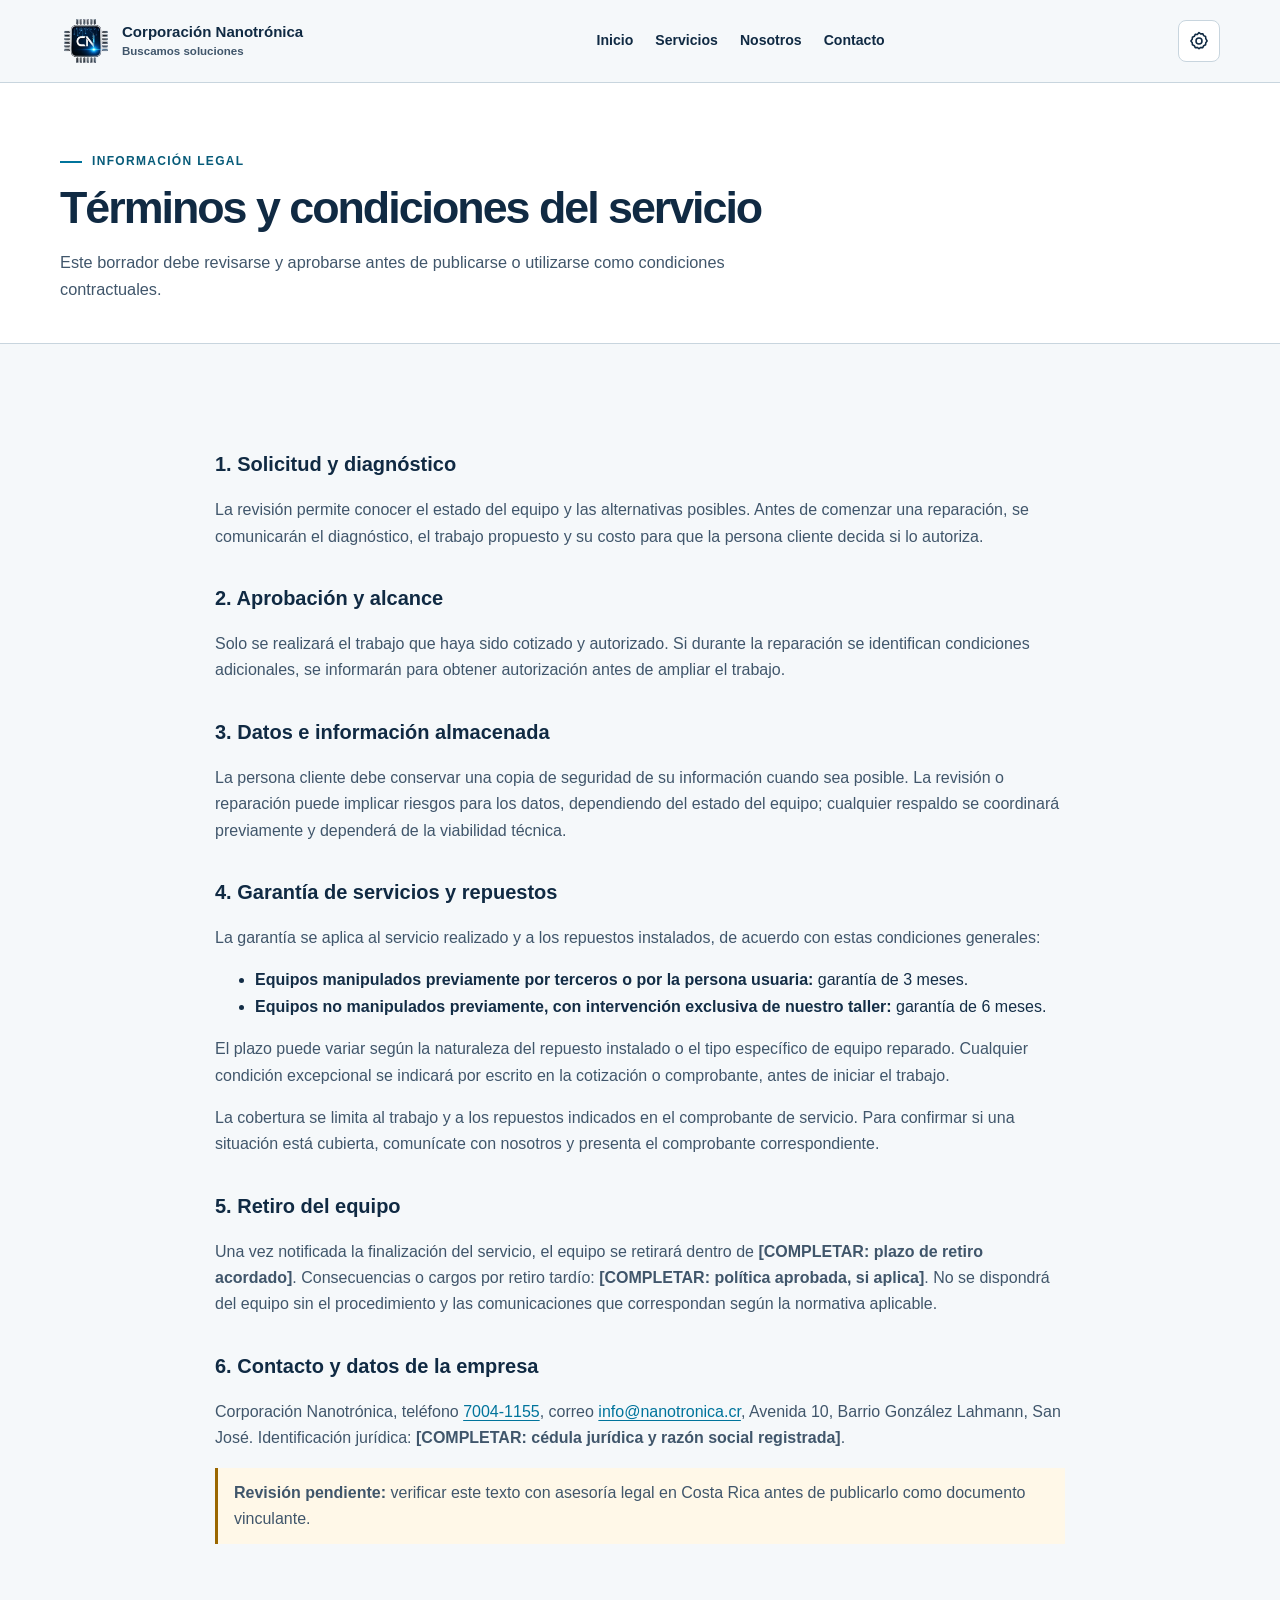
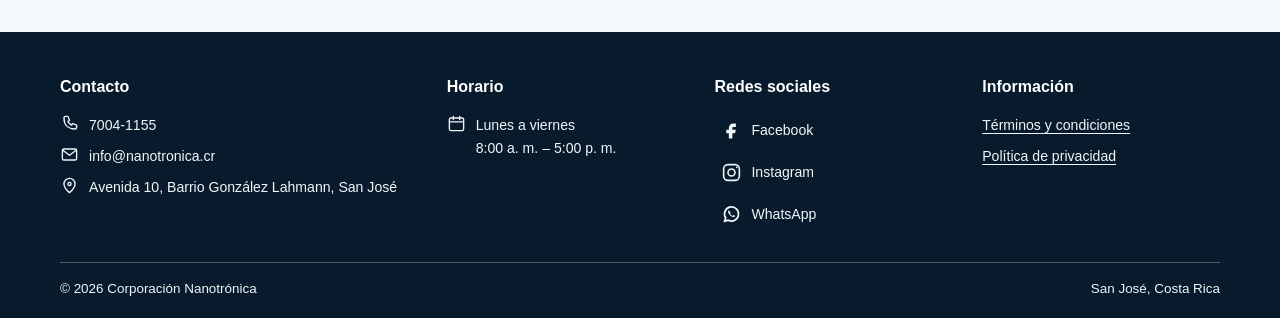
<file: terminos.html>
<!doctype html>
<html lang="es-CR">
<head>
  <meta charset="utf-8"><meta name="viewport" content="width=device-width, initial-scale=1"><meta name="theme-color" content="#F5F8FA">
  <meta name="description" content="Términos del servicio de reparación de laptops y computadoras en San José de Corporación Nanotrónica.">
  <meta property="og:type" content="website"><meta property="og:locale" content="es_CR"><meta property="og:title" content="Términos del servicio | Corporación Nanotrónica"><meta property="og:description" content="Condiciones del servicio técnico de Corporación Nanotrónica en San José."><meta property="og:url" content="terminos.html">
  <link rel="canonical" href="terminos.html"><link rel="icon" href="assets/nanotronica-logo.png" type="image/png"><title>Términos del servicio | Reparación de laptops y computadoras en San José</title><link rel="stylesheet" href="styles.css">
  <script type="application/ld+json">{"@context":"https://schema.org","@type":"ComputerRepair","name":"Corporación Nanotrónica","telephone":"+50670041155","email":"info@nanotronica.cr","address":{"@type":"PostalAddress","streetAddress":"Avenida 10, Barrio González Lahmann","addressLocality":"San José","addressCountry":"CR"},"openingHoursSpecification":[{"@type":"OpeningHoursSpecification","dayOfWeek":["Monday","Tuesday","Wednesday","Thursday","Friday"],"opens":"08:00","closes":"17:00"}],"sameAs":["https://www.facebook.com/Nanotronicaavanzada","https://instagram.com/nanotronica_cr/","https://wa.me/50670041155"]}</script><script src="script.js" defer></script>
</head>
<body>
  <header class="site-header"><div class="container nav-shell"><a class="brand" href="index.html" aria-label="Corporación Nanotrónica, inicio"><picture class="brand-picture"><source srcset="assets/nanotronica-logo.webp" type="image/webp"><img class="brand-mark" src="assets/nanotronica-logo.png" alt="" width="768" height="768"></picture><span class="brand-name">Corporación Nanotrónica<span>Buscamos soluciones</span></span></a><button class="menu-toggle" type="button" aria-expanded="false" aria-controls="main-nav">Menú</button><nav class="nav-links" id="main-nav" aria-label="Navegación principal"><a class="nav-link" href="index.html">Inicio</a><a class="nav-link" href="servicios.html">Servicios</a><a class="nav-link" href="nosotros.html">Nosotros</a><a class="nav-link" href="contacto.html">Contacto</a></nav></div></header>
  <main><section class="page-intro"><div class="container"><span class="eyebrow">Información legal</span><h1>Términos y condiciones del servicio</h1><p>Este borrador debe revisarse y aprobarse antes de publicarse o utilizarse como condiciones contractuales.</p></div></section>
    <section class="section"><div class="container legal-content">
      <h2>1. Solicitud y diagnóstico</h2><p>La revisión permite conocer el estado del equipo y las alternativas posibles. Antes de comenzar una reparación, se comunicarán el diagnóstico, el trabajo propuesto y su costo para que la persona cliente decida si lo autoriza.</p>
      <h2>2. Aprobación y alcance</h2><p>Solo se realizará el trabajo que haya sido cotizado y autorizado. Si durante la reparación se identifican condiciones adicionales, se informarán para obtener autorización antes de ampliar el trabajo.</p>
      <h2>3. Datos e información almacenada</h2><p>La persona cliente debe conservar una copia de seguridad de su información cuando sea posible. La revisión o reparación puede implicar riesgos para los datos, dependiendo del estado del equipo; cualquier respaldo se coordinará previamente y dependerá de la viabilidad técnica.</p>
      <h2>4. Garantía de servicios y repuestos</h2>
      <p>La garantía se aplica al servicio realizado y a los repuestos instalados, de acuerdo con estas condiciones generales:</p>
      <ul>
        <li><strong>Equipos manipulados previamente por terceros o por la persona usuaria:</strong> garantía de 3 meses.</li>
        <li><strong>Equipos no manipulados previamente, con intervención exclusiva de nuestro taller:</strong> garantía de 6 meses.</li>
      </ul>
      <p>El plazo puede variar según la naturaleza del repuesto instalado o el tipo específico de equipo reparado. Cualquier condición excepcional se indicará por escrito en la cotización o comprobante, antes de iniciar el trabajo.</p>
      <p>La cobertura se limita al trabajo y a los repuestos indicados en el comprobante de servicio. Para confirmar si una situación está cubierta, comunícate con nosotros y presenta el comprobante correspondiente.</p>
      <h2>5. Retiro del equipo</h2><p>Una vez notificada la finalización del servicio, el equipo se retirará dentro de <strong>[COMPLETAR: plazo de retiro acordado]</strong>. Consecuencias o cargos por retiro tardío: <strong>[COMPLETAR: política aprobada, si aplica]</strong>. No se dispondrá del equipo sin el procedimiento y las comunicaciones que correspondan según la normativa aplicable.</p>
      <h2>6. Contacto y datos de la empresa</h2><p>Corporación Nanotrónica, teléfono <a href="tel:+50670041155">7004-1155</a>, correo <a href="mailto:info@nanotronica.cr">info@nanotronica.cr</a>, Avenida 10, Barrio González Lahmann, San José. Identificación jurídica: <strong>[COMPLETAR: cédula jurídica y razón social registrada]</strong>.</p>
      <p class="legal-warning"><strong>Revisión pendiente:</strong> verificar este texto con asesoría legal en Costa Rica antes de publicarlo como documento vinculante.</p>
    </div></section>
  </main>
  <footer class="site-footer"><div class="container"><div class="footer-main"><section class="footer-group"><h2>Contacto</h2><a class="footer-contact-link" href="tel:+50670041155"><svg class="footer-icon" viewBox="0 0 24 24" aria-hidden="true"><path d="M7 3h3l2 5-2 1.5a15 15 0 0 0 4.5 4.5L16 12l5 2v3c0 1.1-.9 2-2 2C10.2 19 5 13.8 5 5c0-1.1.9-2 2-2Z"/></svg>7004-1155</a><a class="footer-contact-link" href="mailto:info@nanotronica.cr"><svg class="footer-icon" viewBox="0 0 24 24" aria-hidden="true"><rect x="3" y="5" width="18" height="14" rx="2"/><path d="m4 7 8 6 8-6"/></svg>info@nanotronica.cr</a><a class="footer-contact-link" href="https://maps.app.goo.gl/BbS4aSE5pjkv4Bi78" target="_blank" rel="noopener noreferrer"><svg class="footer-icon" viewBox="0 0 24 24" aria-hidden="true"><path d="M19 10c0 5-7 11-7 11S5 15 5 10a7 7 0 1 1 14 0Z"/><circle cx="12" cy="10" r="2"/></svg>Avenida 10, Barrio González Lahmann, San José</a></section><section class="footer-group"><h2>Horario</h2><p class="footer-contact-link"><svg class="footer-icon" viewBox="0 0 24 24" aria-hidden="true"><rect x="3" y="5" width="18" height="16" rx="2"/><path d="M16 3v4M8 3v4M3 10h18"/></svg><span>Lunes a viernes<br>8:00 a. m. – 5:00 p. m.</span></p></section><section class="footer-group footer-socials"><h2>Redes sociales</h2><a class="social-link social-facebook" href="https://www.facebook.com/Nanotronicaavanzada" target="_blank" rel="noopener noreferrer"><svg class="social-icon" viewBox="0 0 24 24" aria-hidden="true"><path d="M14 8h3V4h-3a5 5 0 0 0-5 5v2H6v4h3v6h4v-6h3l1-4h-4V9a1 1 0 0 1 1-1Z"/></svg>Facebook</a><a class="social-link social-instagram" href="https://instagram.com/nanotronica_cr/" target="_blank" rel="noopener noreferrer"><svg class="social-icon" viewBox="0 0 24 24" aria-hidden="true"><rect x="3" y="3" width="18" height="18" rx="5"/><circle cx="12" cy="12" r="4"/><circle class="social-icon-dot" cx="18" cy="6" r="1"/></svg>Instagram</a><a class="social-link social-whatsapp" href="https://wa.me/50670041155" target="_blank" rel="noopener noreferrer"><svg class="social-icon" viewBox="0 0 24 24" aria-hidden="true"><path d="M20 11.5a8 8 0 0 1-11.8 7L4 20l1.5-4.2A8 8 0 1 1 20 11.5Z"/><path d="M9 8.5c.5 2.5 2 4 4.5 5l1-1 2 1c-.5 2-2 2.5-4 2-3-.8-5.3-3.1-6-6-.4-1.6 0-3.2 2-3.5l1 2Z"/></svg>WhatsApp</a></section><section class="footer-group"><h2>Información</h2><a href="terminos.html">Términos y condiciones</a><a href="privacidad.html">Política de privacidad</a></section></div><div class="footer-bottom"><span>© <span class="current-year"></span> Corporación Nanotrónica</span><span>San José, Costa Rica</span></div></div></footer><a class="floating-whatsapp" href="https://wa.me/50670041155" aria-label="Escribir por WhatsApp" target="_blank" rel="noopener noreferrer">WhatsApp</a>
</body></html>
</file>
<file: maintenance.css>
:root {
  color-scheme: dark;
  font-family: Arial, Helvetica, sans-serif;
  background: #06182a;
  color: #f7fbff;
  font-synthesis: none;
  text-rendering: optimizeLegibility;
  -webkit-font-smoothing: antialiased;
  -moz-osx-font-smoothing: grayscale;
}

* { box-sizing: border-box; }

html, body { min-width: 320px; min-height: 100%; margin: 0; }

body {
  min-height: 100svh;
  overflow-x: hidden;
  overflow-y: auto;
  background:
    radial-gradient(ellipse at 50% 48%, rgba(12, 85, 133, .34), transparent 43%),
    radial-gradient(ellipse at 12% 8%, rgba(24, 132, 190, .12), transparent 35%),
    linear-gradient(145deg, #071c30 0%, #061426 56%, #081d32 100%);
}

body::before {
  position: fixed;
  inset: 0;
  background-image: linear-gradient(rgba(141, 207, 240, .035) 1px, transparent 1px), linear-gradient(90deg, rgba(141, 207, 240, .035) 1px, transparent 1px);
  background-size: 58px 58px;
  content: "";
  mask-image: linear-gradient(to bottom, transparent, #000 18%, #000 82%, transparent);
  pointer-events: none;
}

.page {
  position: relative;
  display: grid;
  min-height: 100svh;
  place-items: center;
  isolation: isolate;
  padding: 38px 24px 54px;
}

.page::before,
.page::after {
  position: absolute;
  z-index: -1;
  width: min(58vw, 660px);
  aspect-ratio: 1;
  border: 1px solid rgba(95, 190, 234, .09);
  border-radius: 50%;
  content: "";
  pointer-events: none;
}

.page::after { width: min(76vw, 860px); border-color: rgba(95, 190, 234, .055); }

.content {
  width: min(100%, 790px);
  text-align: center;
  animation: arrive .85s cubic-bezier(.2, .75, .25, 1) both;
}

.brand {
  display: inline-flex;
  width: 92px;
  height: 92px;
  align-items: center;
  justify-content: center;
  border: 1px solid rgba(159, 222, 255, .18);
  border-radius: 26px;
  background: rgba(255, 255, 255, .045);
  box-shadow: 0 0 55px rgba(28, 155, 219, .15), inset 0 1px rgba(255, 255, 255, .08);
}

.brand img { display: block; width: 72px; height: 72px; object-fit: contain; }

.artwork {
  position: relative;
  width: min(100%, 560px);
  margin: 32px auto 28px;
  filter: drop-shadow(0 18px 34px rgba(0, 0, 0, .24));
}

.artwork svg { display: block; width: 100%; height: auto; overflow: visible; }

.artwork .trace { stroke-dasharray: 8 10; animation: circuit-flow 12s linear infinite; }
.artwork .orbit { transform-box: fill-box; transform-origin: center; animation: orbit 24s linear infinite; }
.artwork .pulse { animation: pulse 2.8s ease-in-out infinite; }
.artwork .pulse-delay { animation-delay: 1.1s; }

h1 {
  max-width: 760px;
  margin: 0 auto;
  color: #f7fbff;
  font-size: clamp(2rem, 5.2vw, 3.55rem);
  font-weight: 750;
  letter-spacing: -.055em;
  line-height: 1.12;
  text-wrap: balance;
}

.lead {
  margin: 19px 0 0;
  color: #b7d5e8;
  font-size: clamp(1.05rem, 2.3vw, 1.3rem);
  line-height: 1.55;
}

.launch {
  margin: 7px 0 0;
  color: #80d8fb;
  font-size: clamp(.98rem, 2vw, 1.12rem);
  line-height: 1.6;
}

.thanks {
  margin: 20px 0 0;
  color: #e7f5fc;
  font-size: .96rem;
  font-weight: 600;
  letter-spacing: .01em;
}

@keyframes arrive {
  from { opacity: 0; transform: translateY(12px); }
  to { opacity: 1; transform: translateY(0); }
}

@keyframes circuit-flow { to { stroke-dashoffset: -108; } }
@keyframes orbit { to { transform: rotate(360deg); } }
@keyframes pulse { 50% { opacity: .38; filter: drop-shadow(0 0 2px #72d9ff); } }

@media (max-width: 600px) {
  body { overflow: auto; }
  .page { padding: 28px 22px 40px; }
  .brand { width: 78px; height: 78px; border-radius: 22px; }
  .brand img { width: 62px; height: 62px; }
  .artwork { width: min(110%, 460px); margin: 22px auto 24px; }
  .lead { margin-top: 15px; }
  .thanks { margin-top: 17px; }
}

@media (prefers-reduced-motion: reduce) {
  *, *::before, *::after { animation-duration: .01ms !important; animation-iteration-count: 1 !important; scroll-behavior: auto !important; }
}
</file>
<file: styles.css>
:root {
  color-scheme: light;
  --bg: #f5f8fa;
  --surface: #fff;
  --surface-soft: #edf3f6;
  --navy: #102a43;
  --navy-deep: #071b2c;
  --text: #132d46;
  --muted: #40566b;
  --line: #c8d5de;
  --cyan: #00749c;
  --cyan-bright: #75e4ff;
  --green: #087a39;
  --font-body: Arial, Helvetica, sans-serif;
}
* { box-sizing: border-box; }
html { scroll-behavior: smooth; scroll-padding-top: 100px; }
body { margin: 0; background: var(--bg); color: var(--text); font-family: var(--font-body); line-height: 1.65; }
a { color: var(--cyan); text-decoration-thickness: .08em; text-underline-offset: .18em; }
a:hover { color: #005675; }
button, input, textarea, select { font: inherit; }
button, a { -webkit-tap-highlight-color: transparent; }
img, svg { display: block; max-width: 100%; }
.container { width: min(1160px, calc(100% - 48px)); margin-inline: auto; }
.eyebrow { display: inline-flex; align-items: center; gap: 10px; color: #075b79; font-size: .75rem; font-weight: 700; letter-spacing: .11em; text-transform: uppercase; }
.eyebrow::before { width: 22px; height: 2px; background: var(--cyan); content: ''; }

.site-header { position: sticky; z-index: 10; top: 0; border-bottom: 1px solid var(--line); background: rgba(245, 248, 250, .97); }
.nav-shell { display: flex; min-height: 82px; align-items: center; justify-content: space-between; gap: 22px; }
.brand { display: inline-flex; align-items: center; gap: 10px; min-width: max-content; color: var(--navy); text-decoration: none; }
.brand-mark { width: 52px; height: 52px; flex: 0 0 auto; object-fit: contain; }
.brand-picture { display: block; flex: 0 0 auto; }
.brand-name { display: grid; font-size: .94rem; font-weight: 800; line-height: 1.2; }
.brand-name span { margin-top: 4px; color: #40566b; font-size: .72rem; font-weight: 600; }
.nav-links { display: flex; align-items: center; gap: 22px; }
.nav-link { position: relative; padding: 10px 0; color: var(--navy); font-size: .88rem; font-weight: 700; text-decoration: none; }
.nav-link:hover, .nav-link[aria-current="page"] { color: #006588; }
.nav-link[aria-current="page"]::after { position: absolute; right: 0; bottom: 3px; left: 0; height: 2px; background: var(--cyan); content: ''; }
.header-phone { color: var(--navy); font-size: .9rem; font-weight: 800; text-decoration: none; white-space: nowrap; }
.menu-toggle { display: none; border: 1px solid var(--line); border-radius: 7px; background: var(--surface); color: var(--navy); padding: 9px 12px; }
.theme-toggle { display: inline-flex; min-height: 40px; align-items: center; justify-content: center; gap: 7px; border: 1px solid var(--line); border-radius: 7px; background: var(--surface); color: var(--navy); padding: 7px 11px; cursor: pointer; font-size: .83rem; font-weight: 700; white-space: nowrap; }
.theme-toggle:hover { border-color: var(--cyan); background: var(--surface-soft); }
.language-toggle { display: inline-flex; min-width: 44px; min-height: 40px; align-items: center; justify-content: center; border: 1px solid var(--line); border-radius: 7px; background: var(--surface); color: var(--navy); padding: 7px 11px; cursor: pointer; font-size: .83rem; font-weight: 800; }
.language-toggle:hover { border-color: var(--cyan); background: var(--surface-soft); }
.settings-menu { position: relative; z-index: 12; flex: 0 0 auto; }
.settings-toggle { display: inline-grid; width: 42px; height: 42px; place-items: center; border: 1px solid var(--line); border-radius: 8px; background: var(--surface); color: var(--navy); cursor: pointer; }
.settings-toggle:hover, .settings-toggle[aria-expanded="true"] { border-color: var(--cyan); background: var(--surface-soft); }
.settings-toggle svg { width: 22px; height: 22px; fill: none; stroke: currentColor; stroke-linecap: round; stroke-linejoin: round; stroke-width: 1.7; }
.settings-panel { position: absolute; top: calc(100% + 10px); right: 0; display: grid; min-width: 190px; gap: 8px; border: 1px solid var(--line); border-radius: 10px; background: var(--surface); box-shadow: 0 12px 30px rgba(7, 27, 44, .18); padding: 12px; }
.settings-panel[hidden] { display: none; }
.settings-panel .theme-toggle, .settings-panel .language-toggle { width: 100%; justify-content: flex-start; }
.settings-panel .language-toggle { gap: 10px; }

.button { display: inline-flex; min-height: 48px; align-items: center; justify-content: center; gap: 8px; border: 1px solid var(--navy); border-radius: 6px; background: var(--navy); color: #fff; padding: 0 18px; font-size: .9rem; font-weight: 700; text-align: center; text-decoration: none; transition: background .18s ease, transform .18s ease; }
.button:hover { transform: translateY(-2px); border-color: #061a2a; background: #061a2a; color: #fff; }
.button-whatsapp { border-color: #087a39; background: #087a39; color: #fff; }
.button-whatsapp::before, .floating-whatsapp::before, .social-whatsapp::before { display: inline-block; width: 21px; height: 21px; flex: 0 0 21px; background: currentColor; content: ''; -webkit-mask: url("data:image/svg+xml,%3Csvg xmlns='http://www.w3.org/2000/svg' viewBox='0 0 24 24'%3E%3Cpath d='M20 11.5a8 8 0 0 1-11.8 7L4 20l1.4-4.2A8 8 0 1 1 20 11.5Z' fill='none' stroke='white' stroke-width='2' stroke-linejoin='round'/%3E%3Cpath d='M9.1 7.2c-.5.1-.9.7-1 1.2-.2.8.4 2.2 1.5 3.6 1.2 1.5 2.8 2.6 4.2 2.9.7.2 1.5-.1 1.9-.7l.4-.7-1.9-.9-.6.7c-.2.2-.4.2-.7.1-.9-.4-1.8-1.1-2.4-1.9-.2-.3-.2-.5 0-.7l.6-.6-.9-1.9-.8.2Z' fill='white'/%3E%3C/svg%3E") center / contain no-repeat; mask: url("data:image/svg+xml,%3Csvg xmlns='http://www.w3.org/2000/svg' viewBox='0 0 24 24'%3E%3Cpath d='M20 11.5a8 8 0 0 1-11.8 7L4 20l1.4-4.2A8 8 0 1 1 20 11.5Z' fill='none' stroke='white' stroke-width='2' stroke-linejoin='round'/%3E%3Cpath d='M9.1 7.2c-.5.1-.9.7-1 1.2-.2.8.4 2.2 1.5 3.6 1.2 1.5 2.8 2.6 4.2 2.9.7.2 1.5-.1 1.9-.7l.4-.7-1.9-.9-.6.7c-.2.2-.4.2-.7.1-.9-.4-1.8-1.1-2.4-1.9-.2-.3-.2-.5 0-.7l.6-.6-.9-1.9-.8.2Z' fill='white'/%3E%3C/svg%3E") center / contain no-repeat; }
.social-whatsapp .social-icon { display: none; }
.button-whatsapp:hover { border-color: #065e2c; background: #065e2c; }
.button-secondary { border-color: #31536c; background: transparent; color: var(--navy); }
.button-secondary:hover { background: #e6eef2; color: var(--navy); }

.hero { position: relative; overflow: hidden; padding: 100px 0 92px; background: var(--navy-deep); }
.hero-video::before { position: absolute; z-index: 0; inset: 0; background: linear-gradient(90deg, rgba(4, 17, 30, .88), rgba(4, 17, 30, .66) 55%, rgba(4, 17, 30, .4)), linear-gradient(0deg, rgba(4, 17, 30, .48), transparent 45%); content: ''; }
.hero-background-video { position: absolute; z-index: 0; inset: 0; width: 100%; height: 100%; object-fit: cover; object-position: center 45%; }
.hero-grid { position: relative; z-index: 1; display: grid; grid-template-columns: minmax(0, 820px); align-items: center; }
.hero-copy-wrap { max-width: 820px; }
.hero .eyebrow { color: #c7f5ff; }
.hero h1 { max-width: 760px; margin: 18px 0; color: var(--navy); font-size: clamp(2.25rem, 4.7vw, 4.15rem); letter-spacing: -.055em; line-height: 1.1; }
.hero-video h1 { color: #fff; }
.hero-copy { max-width: 700px; margin: 0; color: var(--muted); font-size: 1.08rem; }
.hero-video .hero-copy { color: #f2f8fb; }
.hero-actions { display: flex; flex-wrap: wrap; gap: 12px; margin-top: 26px; }
.hero-video .button-secondary { border-color: #fff; background: #fff; color: #102a43; }
.hero-video .button-secondary:hover { border-color: #e6eef2; background: #e6eef2; color: #102a43; }
.placeholder-photo { display: grid; min-height: 330px; place-items: center; border: 2px dashed #638298; border-radius: 12px; background: linear-gradient(135deg, #e2ebf0, #f8fbfc); color: #27445b; padding: 22px; text-align: center; }
.placeholder-photo span { max-width: 300px; font-weight: 700; }
.trust-bar { background: var(--navy); color: #fff; }
.trust-items { display: grid; grid-template-columns: repeat(3, 1fr); }
.trust-items p { margin: 0; padding: 18px 20px; color: #fff; text-align: center; }
.trust-items p + p { border-left: 1px solid rgba(255,255,255,.28); }
.trust-items strong { color: #fff; }

.section { padding: 72px 0; }
.section-tint { background: #eaf1f5; }
.section-heading { display: flex; align-items: end; justify-content: space-between; gap: 24px; margin-bottom: 28px; }
.section-heading h2, .page-intro h1, .about-photo-grid h2 { margin: 10px 0 0; color: var(--navy); font-size: clamp(1.85rem, 3.5vw, 2.9rem); letter-spacing: -.045em; line-height: 1.15; }
.service-grid { display: grid; grid-template-columns: repeat(3, minmax(0, 1fr)); gap: 18px; }
.service-card, .info-panel, .service-category, .contact-form, .contact-details { border: 1px solid var(--line); border-radius: 9px; background: var(--surface); padding: 24px; }
.service-card { display: flex; min-height: 265px; flex-direction: column; align-items: flex-start; }
.service-card h3 { margin: 17px 0 8px; color: var(--navy); font-size: 1.18rem; line-height: 1.35; }
.service-card p { margin: 0; color: var(--muted); }
.service-icon { display: grid; width: 43px; height: 43px; place-items: center; border-radius: 7px; background: #dcecf2; color: #075b79; font-size: .85rem; font-weight: 800; }
.service-arrow { display: inline-block; margin-top: auto; padding-top: 17px; font-weight: 700; }
.page-intro { padding: 62px 0 40px; border-bottom: 1px solid var(--line); background: #fff; }
.page-intro h1 { max-width: 850px; }
.page-intro p { max-width: 750px; margin: 16px 0 0; color: var(--muted); font-size: 1.02rem; }
.metric-grid { display: grid; grid-template-columns: repeat(3, 1fr); gap: 16px; }
.metric { border-left: 3px solid var(--cyan); background: #fff; padding: 19px 20px; }
.metric strong { display: block; color: var(--navy); font-size: 1.12rem; }
.metric span { color: var(--muted); font-size: .91rem; }
.process-grid { display: grid; grid-template-columns: repeat(3, minmax(0, 1fr)); gap: 16px; margin: 0; padding: 0; list-style: none; }
.process-card { min-width: 0; border: 1px solid var(--line); border-top: 3px solid var(--cyan); border-radius: 8px; background: #fff; padding: 22px; }
.process-number { display: block; margin-bottom: 20px; color: #075b79; font-size: 1.9rem; font-weight: 800; line-height: 1; }
.process-card h3 { margin: 0 0 8px; color: var(--navy); font-size: 1.04rem; }
.process-card p { margin: 0; color: var(--muted); font-size: .92rem; }
.process-timeline { position: relative; gap: 24px; }
.process-timeline::before { position: absolute; top: 29px; right: 16.66%; left: 16.66%; height: 2px; background: #9db8c7; content: ''; }
.process-step { position: relative; z-index: 1; border: 0; background: transparent; padding: 0; }
.process-step .process-number { display: grid; width: 58px; height: 58px; place-items: center; margin: 0 auto 19px; border: 3px solid var(--cyan); border-radius: 50%; background: var(--bg); color: var(--navy); font-size: 1rem; }
.process-step h3, .process-step p { max-width: 300px; margin-inline: auto; text-align: center; }
.process-step h3 { margin-bottom: 8px; font-size: 1.12rem; }
.brand-compatibility { border: 1px solid var(--line); border-radius: 9px; background: #fff; padding: 27px; }
.brand-heading-row { display: flex; align-items: center; justify-content: space-between; gap: 16px; }
.brand-compatibility h2 { margin: 9px 0 7px; color: var(--navy); font-size: clamp(1.4rem, 3vw, 1.9rem); }
.brand-carousel { overflow: hidden; margin-top: 20px; }
.brand-carousel::-webkit-scrollbar { display: none; }
.brand-track { display: flex; width: max-content; -webkit-animation: brand-marquee 32s linear infinite; animation: brand-marquee 32s linear infinite; }
@media (hover: hover) {
  .brand-carousel:hover .brand-track { -webkit-animation-play-state: paused; animation-play-state: paused; }
}
 .brand-carousel:focus-visible .brand-track { -webkit-animation-play-state: paused; animation-play-state: paused; }
@-webkit-keyframes brand-marquee { to { -webkit-transform: translateX(-50%); transform: translateX(-50%); } }
@keyframes brand-marquee { to { transform: translateX(-50%); } }
.brand-grid { display: flex; flex: 0 0 auto; gap: 14px; padding-right: 14px; }
.brand-logo { display: flex; width: 160px; height: 96px; flex: 0 0 160px; align-items: center; justify-content: center; border: 1px solid #d5dfe5; border-radius: 8px; background: #fff; padding: 17px; }
.brand-logo img { display: block; width: 100%; height: 100%; object-fit: contain; object-position: center; }
.brand-logo-nvidia img { object-fit: cover; object-position: left center; }
.brand-logo picture { display: flex; width: 100%; height: 100%; align-items: center; justify-content: center; }
.brand-logo:hover { box-shadow: 0 8px 20px rgba(16, 42, 67, .14); }
.brand-legal { margin: 15px 0 0; color: var(--muted); font-size: .82rem; }

.media-section { overflow: hidden; background: var(--navy-deep); }
.media-slot { position: relative; display: grid; width: 100%; height: clamp(280px, 42vw, 560px); place-items: center; overflow: hidden; margin: 0; background: var(--navy-deep); }
.media-slot::after { position: absolute; inset: 0; background: linear-gradient(90deg, rgba(7,27,44,.72), rgba(7,27,44,.12)); content: ''; }
.media-slot video { position: absolute; inset: 0; width: 100%; height: 100%; object-fit: cover; }
.media-slot-caption { position: relative; z-index: 1; width: min(1160px, calc(100% - 48px)); margin-inline: auto; }
.media-slot-caption h2 { max-width: 760px; margin: 0; color: #fff; font-size: clamp(2rem, 5vw, 3.8rem); line-height: 1.1; }

.service-category-grid { display: grid; grid-template-columns: repeat(3, minmax(0, 1fr)); align-items: stretch; gap: 18px; }
.service-category { display: flex; flex-direction: column; scroll-margin-top: 100px; }
.service-category-number { color: #075b79; font-size: .78rem; font-weight: 800; letter-spacing: .09em; }
.service-category h3 { margin: 10px 0; color: var(--navy); font-size: 1.35rem; line-height: 1.3; }
.service-category > p { color: var(--muted); }
.service-category h4 { margin: 12px 0 0; color: var(--navy); font-size: 1rem; }
.service-category ul { margin: 9px 0 16px; padding-left: 21px; color: var(--muted); }
.service-category li { margin-bottom: 7px; }
.scope-note { border-left: 3px solid #b17a00; padding-left: 10px; }
.service-visual { margin: 15px 0; }
.service-visual img { width: 100%; height: auto; border-radius: 5px; }
.service-visual figcaption { margin-top: 5px; color: var(--muted); font-size: .78rem; }
.service-cta { align-self: flex-start; margin-top: auto; }
.service-process-note { margin: 24px 0 0; border-left: 3px solid var(--cyan); background: #fff; padding: 17px 20px; color: var(--muted); }

.about-grid { display: grid; grid-template-columns: repeat(2, minmax(0, 1fr)); gap: 18px; }
.info-panel h2, .info-panel h3 { margin: 0 0 9px; color: var(--navy); }
.info-panel p { margin: 0; color: var(--muted); }
.about-photo-grid { display: grid; grid-template-columns: 1fr 1fr; align-items: center; gap: 36px; }
.about-photo-grid p { color: var(--muted); }
.about-photo { min-height: 290px; }

.contact-layout { display: grid; grid-template-columns: minmax(0, 1.1fr) minmax(280px, .9fr); align-items: start; gap: 22px; }
.contact-layout-single { grid-template-columns: minmax(0, 760px); justify-content: center; }
.contact-form h2, .contact-details h2 { margin: 0 0 20px; color: var(--navy); font-size: 1.45rem; }
.field { display: grid; gap: 7px; margin-bottom: 16px; }
.field label { color: var(--navy); font-size: .92rem; font-weight: 700; }
.field input, .field textarea, .field select { width: 100%; min-height: 46px; border: 1px solid #879aaa; border-radius: 5px; background: #fff; color: var(--text); padding: 10px 12px; }
.field textarea { min-height: 120px; resize: vertical; }
.field input::placeholder, .field textarea::placeholder { color: #596b7a; opacity: 1; }
.consent-field { grid-template-columns: 20px 1fr; align-items: start; gap: 10px; }
.consent-field input { width: 18px; height: 18px; min-height: 0; margin: 4px 0 0; }
.consent-field label { color: var(--muted); font-weight: 400; }
.form-status { color: #075b35; font-weight: 700; }
.fallback-link, .form-legal { color: var(--muted); font-size: .87rem; }
.contact-details p { color: var(--muted); }
.contact-details strong { color: var(--navy); }
.contact-details a { font-weight: 700; }
.map-frame { width: 100%; height: 260px; border: 0; border-radius: 6px; margin: 15px 0; }
.legal-content { max-width: 850px; }
.legal-content h2 { margin: 32px 0 8px; color: var(--navy); font-size: 1.25rem; }
.legal-content p { color: var(--muted); }
.legal-warning { border-left: 3px solid #9a6700; background: #fff8e8; padding: 12px 16px; color: #45340e; }
.warranty-english { margin-top: 30px; border-top: 1px solid var(--line); padding-top: 22px; }
.warranty-english h3 { color: var(--navy); }

.site-footer { background: var(--navy-deep); color: #fff; padding: 42px 0 18px; }
.footer-main { display: grid; grid-template-columns: minmax(250px, 1.5fr) repeat(3, minmax(150px, 1fr)); gap: 30px; padding-bottom: 30px; }
.footer-group { display: flex; min-width: 0; flex-direction: column; align-items: flex-start; gap: 8px; }
.footer-group h2 { margin: 0 0 5px; color: #fff; font-size: 1rem; }
.footer-group p, .footer-group a { margin: 0; color: #f1f6f8; font-size: .88rem; }
.footer-group a:hover { color: #9be8ff; }
.footer-group .footer-contact-link { display: flex; align-items: flex-start; gap: 10px; color: #f1f6f8; text-decoration: none; }
.footer-group .footer-contact-link span { min-width: 0; }
.footer-contact-link .footer-icon { width: 19px; height: 19px; flex: 0 0 19px; fill: none; stroke: currentColor; stroke-linecap: round; stroke-linejoin: round; stroke-width: 1.7; }
.social-link { display: inline-flex; min-height: 34px; align-items: center; gap: 9px; border-radius: 5px; color: #f1f6f8; padding: 4px 7px; text-decoration: none; transition: background-color .18s ease, color .18s ease; }
.social-icon { display: block; width: 21px; height: 21px; flex: 0 0 21px; fill: none; stroke: currentColor; stroke-linecap: round; stroke-linejoin: round; stroke-width: 1.8; transition: color .18s ease; }
.social-facebook .social-icon path { fill: currentColor; stroke: none; }
.social-facebook:hover, .social-facebook:focus-visible { background: #1877f2; color: #fff !important; }
.social-instagram:hover, .social-instagram:focus-visible { background: linear-gradient(45deg, #feda75, #fa7e1e 35%, #d62976 65%, #962fbf 85%, #4f5bd5); color: #fff !important; }
.social-whatsapp:hover, .social-whatsapp:focus-visible { background: #25d366; color: #092312 !important; }
.social-icon-dot { fill: currentColor; stroke: none; }
.footer-bottom { display: flex; justify-content: space-between; gap: 20px; border-top: 1px solid rgba(255,255,255,.28); padding-top: 15px; color: #f1f6f8; font-size: .84rem; }
.floating-whatsapp { display: none; }

:root[data-theme="dark"] {
  color-scheme: dark;
  --bg: #071b2c;
  --surface: #0d2940;
  --surface-soft: #123851;
  --navy: #e4f7ff;
  --navy-deep: #04111e;
  --text: #f4fbff;
  --muted: #c3dce9;
  --line: #31536a;
  --cyan: #75e4ff;
  --cyan-bright: #a6efff;
}
:root[data-theme="dark"] body { background: var(--bg); color: var(--text); }
:root[data-theme="dark"] a { color: #8de8ff; }
:root[data-theme="dark"] a:hover { color: #c2f5ff; }
:root[data-theme="dark"] .site-header { border-color: var(--line); background: rgba(4, 17, 30, .97); }
:root[data-theme="dark"] .brand-name span,
:root[data-theme="dark"] .nav-link,
:root[data-theme="dark"] .header-phone { color: #d7effa; }
:root[data-theme="dark"] .nav-link:hover,
:root[data-theme="dark"] .nav-link[aria-current="page"] { color: #75e4ff; }
:root[data-theme="dark"] .eyebrow { color: #a6efff; }
:root[data-theme="dark"] .hero,
:root[data-theme="dark"] .page-intro,
:root[data-theme="dark"] .section-tint { background: #0a2236; }
:root[data-theme="dark"] .hero-video { background: #04111e; }
:root[data-theme="dark"] .trust-bar { background: #0b3b5a; }
:root[data-theme="dark"] .trust-items p,
:root[data-theme="dark"] .trust-items strong { color: #fff; }
:root[data-theme="dark"] .service-card,
:root[data-theme="dark"] .info-panel,
:root[data-theme="dark"] .service-category,
:root[data-theme="dark"] .contact-form,
:root[data-theme="dark"] .contact-details,
:root[data-theme="dark"] .metric,
:root[data-theme="dark"] .process-card,
:root[data-theme="dark"] .brand-compatibility,
:root[data-theme="dark"] .review-placeholder,
:root[data-theme="dark"] .service-process-note { border-color: var(--line); background: var(--surface); color: var(--text); }
:root[data-theme="dark"] .brand-logo { border-color: #31536a; background: #fff; }
:root[data-theme="dark"] .brand-logo img { border-radius: 3px; }
:root[data-theme="dark"] .service-card h3,
:root[data-theme="dark"] .info-panel h2,
:root[data-theme="dark"] .info-panel h3,
:root[data-theme="dark"] .service-category h3,
:root[data-theme="dark"] .service-category h4,
:root[data-theme="dark"] .contact-form h2,
:root[data-theme="dark"] .contact-details h2,
:root[data-theme="dark"] .section-heading h2,
:root[data-theme="dark"] .page-intro h1,
:root[data-theme="dark"] .about-photo-grid h2,
:root[data-theme="dark"] .faq-container summary,
:root[data-theme="dark"] .legal-content h2,
:root[data-theme="dark"] .warranty-english h3 { color: #e4f7ff; }
:root[data-theme="dark"] .service-card p,
:root[data-theme="dark"] .info-panel p,
:root[data-theme="dark"] .service-category > p,
:root[data-theme="dark"] .service-category ul,
:root[data-theme="dark"] .section-heading p,
:root[data-theme="dark"] .page-intro p,
:root[data-theme="dark"] .process-card p,
:root[data-theme="dark"] .brand-legal,
:root[data-theme="dark"] .legal-content p,
:root[data-theme="dark"] .contact-details p,
:root[data-theme="dark"] .contact-details strong { color: #c3dce9; }
:root[data-theme="dark"] .service-icon { background: #123851; color: #a6efff; }
:root[data-theme="dark"] .metric { border-color: #75e4ff; }
:root[data-theme="dark"] .metric strong,
:root[data-theme="dark"] .metric span { color: #e4f7ff; }
:root[data-theme="dark"] .process-step .process-number { border-color: #75e4ff; background: #071b2c; color: #e4f7ff; }
:root[data-theme="dark"] .process-timeline::before { background: #427b98; }
:root[data-theme="dark"] .field label { color: #e4f7ff; }
:root[data-theme="dark"] .field input,
:root[data-theme="dark"] .field textarea,
:root[data-theme="dark"] .field select { border-color: #638298; background: #071b2c; color: #f4fbff; }
:root[data-theme="dark"] .field input::placeholder,
:root[data-theme="dark"] .field textarea::placeholder { color: #c3dce9; }
:root[data-theme="dark"] .button { border-color: #08749c; background: #08749c; color: #fff; }
:root[data-theme="dark"] .button:hover { border-color: #075b79; background: #075b79; }
:root[data-theme="dark"] .button-secondary { border-color: #75e4ff; background: transparent; color: #e4f7ff; }
:root[data-theme="dark"] .button-secondary:hover { background: #123851; color: #fff; }
:root[data-theme="dark"] .placeholder-photo { border-color: #75a9c0; background: linear-gradient(135deg, #123851, #0d2940); color: #e4f7ff; }
:root[data-theme="dark"] .hero-video .button-secondary { border-color: #fff; background: #fff; color: #102a43; }
:root[data-theme="dark"] .legal-warning { border-color: #75e4ff; background: #0d2940; color: #e4f7ff; }
:root[data-theme="dark"] .footer-group a,
:root[data-theme="dark"] .footer-group p { color: #f1f6f8; }
:root[data-theme="dark"] .theme-toggle { border-color: #427b98; background: #0d2940; color: #e4f7ff; }
:root[data-theme="dark"] .theme-toggle:hover { background: #123851; }
:root[data-theme="dark"] .language-toggle { border-color: #427b98; background: #0d2940; color: #e4f7ff; }
:root[data-theme="dark"] .language-toggle:hover { background: #123851; }
:root[data-theme="dark"] .settings-toggle { border-color: #427b98; background: #0d2940; color: #e4f7ff; }
:root[data-theme="dark"] .settings-toggle:hover,
:root[data-theme="dark"] .settings-toggle[aria-expanded="true"] { background: #123851; }
:root[data-theme="dark"] .settings-panel { border-color: #31536a; background: #0d2940; }
:root[data-theme="dark"] :focus-visible { outline-color: #75e4ff; }

:focus-visible { outline: 3px solid #006f98; outline-offset: 3px; }
.site-footer :focus-visible, .button-whatsapp:focus-visible { outline-color: #9be8ff; }
@media (prefers-reduced-motion: no-preference) {
  .button, .service-card { transition: background .18s ease, transform .18s ease; }
  .reveal { animation: reveal-in .45s ease both; }
  @keyframes reveal-in { from { opacity: .72; transform: translateY(8px); } to { opacity: 1; transform: none; } }
  .brand-logo { animation: brand-appear .55s ease both; transition: box-shadow .2s ease, transform .2s ease; }
  .brand-logo:hover { transform: translateY(-4px); }
  @keyframes brand-appear { from { opacity: 0; transform: translateY(12px); } to { opacity: 1; transform: translateY(0); } }
  .process-step { animation: timeline-step-in .5s ease both; }
  .process-step:nth-child(2) { animation-delay: .12s; }
  .process-step:nth-child(3) { animation-delay: .24s; }
  @keyframes timeline-step-in { from { opacity: 0; transform: translateY(10px); } to { opacity: 1; transform: translateY(0); } }
}
@media (prefers-reduced-motion: reduce) {
  *, *::before, *::after { scroll-behavior: auto !important; animation-duration: .01ms !important; animation-iteration-count: 1 !important; transition-duration: .01ms !important; }
}
@media (max-width: 1040px) {
  .nav-shell { flex-wrap: wrap; gap: 10px 16px; padding-block: 10px; }
  .brand { margin-right: auto; }
  .menu-toggle { display: block; }
  .settings-menu { margin-left: auto; }
  .nav-links { display: none; order: 3; width: 100%; flex-direction: column; align-items: stretch; gap: 0; padding: 8px 0; }
  .nav-links.is-open { display: flex; }
  .nav-link { padding: 11px 4px; }
  .nav-link[aria-current="page"]::after { display: none; }
  .service-category-grid { grid-template-columns: 1fr; }
  .footer-main { grid-template-columns: repeat(2, minmax(0, 1fr)); gap: 24px 22px; }
  .service-category { display: grid; grid-template-columns: 1fr 1fr; gap: 0 22px; }
  .service-category-number, .service-category h3, .service-category > p, .service-category h4, .service-category ul, .scope-note { grid-column: 1; }
  .service-visual, .service-cta { grid-column: 2; }
  .service-visual { grid-row: 2 / span 6; }
}
@media (max-width: 900px) {
  .hero-grid { grid-template-columns: 1fr; gap: 30px; }
  .hero { padding: 82px 0 76px; }
  .service-grid, .metric-grid { grid-template-columns: repeat(2, minmax(0, 1fr)); }
  .nav-shell { gap: 10px 14px; }
  .nav-links { gap: 16px; }
}
@media (max-width: 760px) {
  .container { width: min(100% - 34px, 600px); }
  .brand { min-width: 0; }
  .brand-name { min-width: 0; }
  .settings-toggle { width: 40px; height: 40px; }
  .settings-panel .theme-toggle { min-height: 40px; padding: 7px 11px; font-size: .83rem; }
  .settings-panel .theme-toggle span { display: inline; }
  .settings-panel .language-toggle { min-width: 0; min-height: 40px; padding: 7px 11px; font-size: .83rem; }
  .hero { padding: 62px 0 56px; }
  .hero-grid { grid-template-columns: 1fr; gap: 28px; }
  .hero h1 { font-size: clamp(2rem, 9vw, 3.1rem); }
  .trust-items { grid-template-columns: 1fr; }
  .trust-items p { padding: 12px 5px; }
  .trust-items p + p { border-top: 1px solid rgba(255,255,255,.28); border-left: 0; }
  .section { padding: 52px 0; }
  .section-heading { display: block; }
  .service-grid, .metric-grid, .process-grid, .about-grid, .about-photo-grid, .contact-layout { grid-template-columns: 1fr; }
  .service-card { min-height: 0; }
  .process-card { min-height: 0; }
  .process-timeline { gap: 20px; }
  .brand-grid { gap: 10px; padding-right: 10px; }
  .brand-logo { width: 140px; height: 88px; flex-basis: 140px; padding: 13px; }
  .brand-carousel { overflow-x: auto; overflow-y: hidden; -webkit-overflow-scrolling: touch; touch-action: pan-x; }
  .brand-heading-row { align-items: flex-start; flex-direction: column; }
  .page-intro { padding: 43px 0 30px; }
  .service-category { display: flex; }
  .service-visual { order: 0; }
  .service-cta { align-self: stretch; }
  .footer-main { grid-template-columns: repeat(2, 1fr); gap: 24px 18px; }
  .footer-bottom { flex-direction: column; gap: 4px; }
  .floating-whatsapp { position: fixed; z-index: 11; right: 16px; bottom: 16px; display: inline-flex; min-height: 50px; align-items: center; justify-content: center; gap: 8px; border: 2px solid #fff; border-radius: 999px; background: #087a39; box-shadow: 0 4px 18px rgba(0,0,0,.2); color: #fff; padding: 0 19px; font-weight: 800; text-decoration: none; }
  .floating-whatsapp:hover { background: #065e2c; color: #fff; }
}
@media (max-width: 759.98px) {
  .brand-carousel { overflow: hidden; touch-action: auto; }
  .brand-track { display: grid; width: 100%; grid-template-columns: repeat(4, minmax(0, 1fr)); gap: 10px; -webkit-animation: none; animation: none; transform: none; }
  .brand-track .brand-logo { -webkit-animation: none; animation: none; }
  .brand-group { display: contents; gap: 0; padding-right: 0; }
  .brand-group[aria-hidden="true"] { display: none; }
  .brand-logo { width: auto; height: 72px; min-width: 0; flex: none; padding: 8px; }
}
@media (max-width: 420px) {
  .brand-mark { width: 42px; height: 42px; }
  .brand-name { max-width: 150px; font-size: .8rem; white-space: normal; }
  .brand-name span { font-size: .68rem; }
  .footer-main { grid-template-columns: 1fr; }
}
@media (max-width: 600px) {
  .process-timeline { gap: 0; padding-left: 0; }
  .process-timeline::before { top: 28px; bottom: 28px; left: 28px; width: 2px; height: auto; }
  .process-step { display: grid; grid-template-columns: 58px minmax(0, 1fr); column-gap: 16px; align-items: center; padding: 8px 0 22px; }
  .process-step .process-number { grid-column: 1; grid-row: 1 / span 2; margin: 0; }
  .process-step h3, .process-step p { max-width: none; margin-inline: 0; text-align: left; }
  .process-step h3 { align-self: end; }
  .process-step p { align-self: start; }
}
@media (prefers-reduced-motion: reduce) and (min-width: 760px) {
  .brand-carousel { overflow-x: auto; overflow-y: hidden; -webkit-overflow-scrolling: touch; }
  .brand-track { animation: none; }
}
</file>
